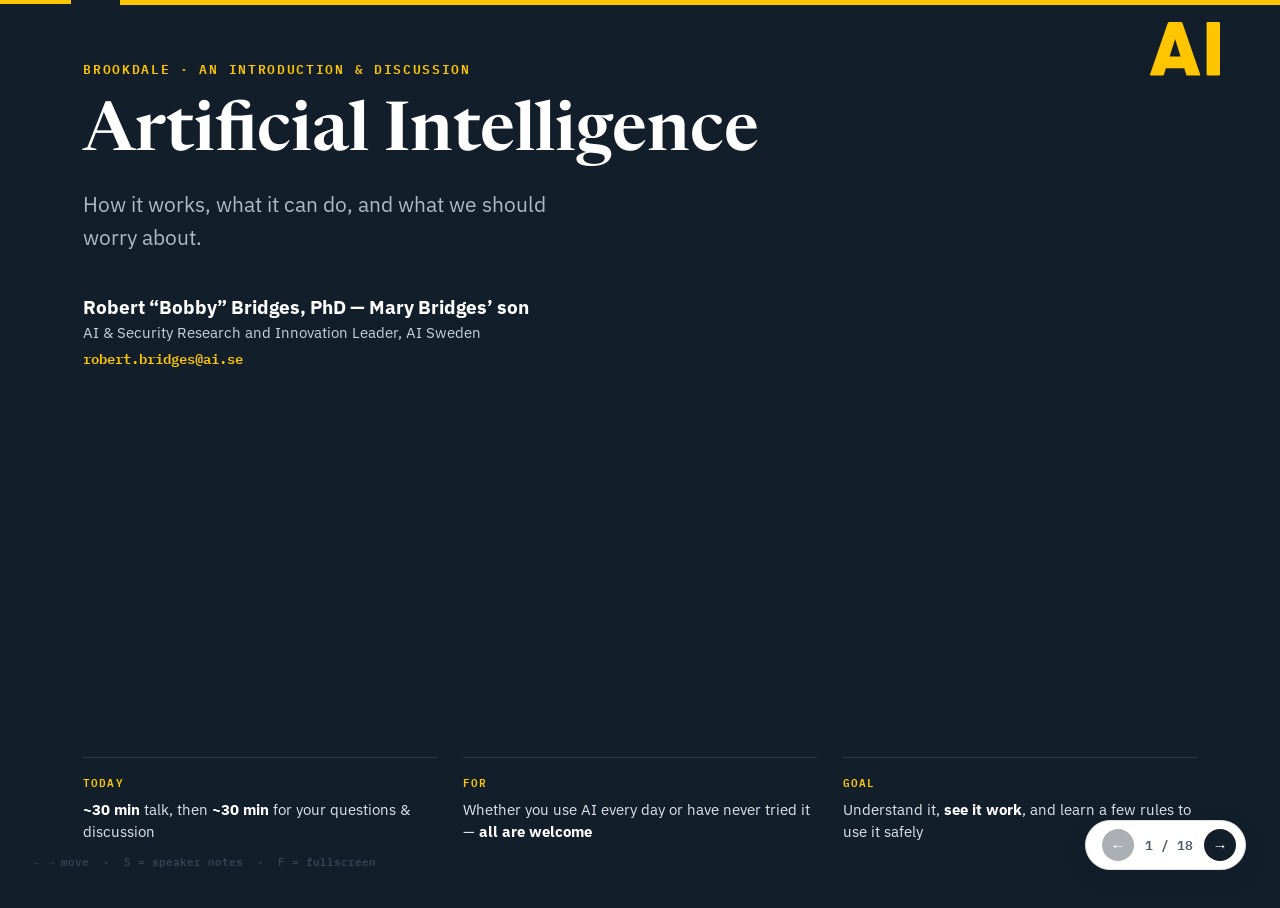
<file: index.html>
<!DOCTYPE html>
<html lang="en">
<head>
<meta charset="utf-8">
<meta name="viewport" content="width=device-width, initial-scale=1.0">
<title>Artificial Intelligence — a talk for Brookdale</title>
<link rel="stylesheet" href="fonts.css">
<style>
  :root{
    --navy:#121F2B;
    --navy-soft:#4A5A6B;
    --ink-soft-dark:#AEBBC6;   /* only on dark slides */
    --yellow:#FFC600;
    --yellow-tint:#FFF6D9;
    --sky:#2A7FD4;             /* blue accent, readable on white */
    --white:#FFFFFF;
    --line:#DFE4E9;
    --line-dark:#2B3B4A;
    --card-light:#F3F5F7;
    --card-dark:#1A2735;
    --green:#2E7D32;
    --red:#C0392B;
    --shadow: 0 1px 2px rgba(18,31,43,.05), 0 14px 30px -16px rgba(18,31,43,.22);
  }
  *{ box-sizing:border-box; }
  html,body{ height:100%; }
  body{
    margin:0; background:var(--navy);
    font-family:"IBM Plex Sans", -apple-system, BlinkMacSystemFont, sans-serif;
    overflow:hidden;
  }
  h1,h2,.serif{ font-family:"Newsreader",Georgia,"Times New Roman",serif; font-weight:600; margin:0; text-wrap:balance; }
  .mono{ font-family:"IBM Plex Mono",ui-monospace,monospace; }
  a{ color:inherit; }

  #deck{ position:relative; height:100dvh; width:100%; }
  #progress{ position:absolute; top:0; left:0; height:4px; background:var(--yellow); z-index:20; transition:width .35s ease; }

  .slide{
    position:absolute; inset:0;
    display:flex; flex-direction:column;
    padding: clamp(30px,4.4vw,58px) clamp(34px,6.5vw,104px);
    opacity:0; visibility:hidden; transform:translateY(8px);
    transition:opacity .35s ease, transform .35s ease; pointer-events:none;
  }
  .slide.active{ opacity:1; visibility:visible; transform:translateY(0); pointer-events:auto; }
  .slide.light{ background:var(--white); color:var(--navy); }
  .slide.dark{ background:var(--navy); color:var(--white); }

  .topbar{ position:absolute; top:0; left:0; right:0; height:5px; }
  .slide.light .topbar{ background:var(--navy); }
  .slide.dark  .topbar{ background:var(--yellow); }
  .topbar::after{ content:""; position:absolute; top:0; left:0; width:120px; height:5px; }
  .slide.light .topbar::after{ background:var(--yellow); }
  .slide.dark  .topbar::after{ background:var(--navy); }

  .logo{ position:absolute; top:22px; right:clamp(26px,5vw,60px); width:70px; height:70px; }
  .logo svg{ width:100%; height:100%; display:block; }
  .slide.light .logo path{ fill:var(--navy); }
  .slide.dark  .logo path{ fill:var(--yellow); }

  .eyebrow{ font-family:"IBM Plex Mono",monospace; font-weight:600; font-size:13px; letter-spacing:.13em; text-transform:uppercase; margin:2px 0 16px; }
  .slide.light .eyebrow{ color:var(--navy-soft); }
  .slide.dark  .eyebrow{ color:var(--yellow); }

  h1{ font-size:clamp(34px,4vw,50px); line-height:1.12; max-width:20ch; }
  h2{ font-size:clamp(26px,3vw,38px); line-height:1.16; max-width:22ch; }
  .slide.light h1,.slide.light h2{ color:var(--navy); }
  .slide.dark  h1,.slide.dark  h2{ color:var(--white); }

  .lede{ font-size:clamp(17px,1.7vw,21px); line-height:1.55; max-width:60ch; margin-top:16px; }
  .slide.light .lede{ color:var(--navy-soft); }
  .slide.dark  .lede{ color:var(--ink-soft-dark); }

  .hl{ font-weight:700; }
  .slide.light .hl{ color:var(--navy); }
  .slide.dark  .hl{ color:var(--yellow); }
  .accent{ color:var(--sky); font-weight:700; }   /* light-slide emphasis */

  .slide-body{ flex:1 1 auto; min-height:0; display:flex; flex-direction:column; justify-content:center; }
  .slide-body.top{ justify-content:flex-start; padding-top:6px; }

  /* generic big list */
  ul.big{ list-style:none; margin:14px 0 0; padding:0; display:flex; flex-direction:column; gap:14px; max-width:34ch; }
  ul.big li{ font-size:clamp(18px,1.9vw,23px); line-height:1.4; padding-left:20px; position:relative; }
  ul.big li::before{ content:""; position:absolute; left:0; top:.55em; width:9px; height:9px; background:var(--yellow); border-radius:2px; }
  ul.big li b{ color:var(--navy); }
  .slide.dark ul.big li b{ color:#fff; }
  .cols ul.big{ max-width:none; }

  /* statement */
  .stmt{ font-family:"Newsreader",Georgia,serif; font-weight:600; font-size:clamp(30px,4.2vw,50px); line-height:1.14; color:var(--navy); max-width:20ch; }
  .stmt .u{ color:var(--sky); }

  /* two column layout */
  .cols{ display:grid; grid-template-columns:1fr 1fr; gap:clamp(24px,4vw,54px); align-items:center; height:100%; }
  .cols.wide-l{ grid-template-columns:1.25fr 1fr; }
  .cols.wide-r{ grid-template-columns:1fr 1.25fr; }
  .figure{ display:flex; align-items:center; justify-content:center; }
  .figure img{ max-width:100%; max-height:66vh; border-radius:12px; display:block; }
  .figure.frame img{ border:1px solid var(--line); box-shadow:var(--shadow); }
  .cap{ text-align:center; margin-top:12px; font-family:"IBM Plex Mono",monospace; font-size:13px; color:var(--navy-soft); }

  /* prediction rows with thumbnails */
  .pred{ display:flex; flex-direction:column; gap:14px; margin-top:22px; }
  .pred .row{ display:flex; align-items:center; gap:16px; }
  .pred .row img{ width:74px; height:74px; object-fit:cover; border-radius:8px; border:1px solid var(--line); flex:none; }
  .pred .row .tag{ width:74px; height:74px; border-radius:8px; background:var(--card-light); border:1px solid var(--line); display:flex; align-items:center; justify-content:center; font-family:"IBM Plex Mono",monospace; font-weight:700; font-size:26px; color:var(--navy); flex:none; }
  .pred .q{ font-size:clamp(16px,1.7vw,20px); font-weight:600; color:var(--navy); }
  .pred .a{ color:var(--navy-soft); }

  /* cards */
  .cards{ display:grid; grid-template-columns:1fr 1fr; gap:16px; }
  .card{ border-radius:10px; padding:18px 20px; background:var(--card-light); border:1px solid var(--line); border-top:6px solid var(--navy); }
  .card.good{ border-top-color:var(--green); }
  .card.warn{ border-top-color:var(--red); }
  .card .ct{ font-weight:700; color:var(--navy); font-size:clamp(15px,1.55vw,18px); }
  .card .cb{ color:var(--navy-soft); font-size:clamp(13.5px,1.4vw,16px); line-height:1.5; margin-top:5px; }
  .card .src{ display:block; margin-top:8px; font-family:"IBM Plex Mono",monospace; font-size:11px; color:var(--navy-soft); letter-spacing:.02em; }

  /* four-step cycle */
  .cycle{ display:grid; grid-template-columns:repeat(4,1fr); gap:14px; margin-top:6px; }
  .cyc{ background:var(--card-light); border:1px solid var(--line); border-radius:10px; padding:16px; }
  .cyc .n{ width:34px; height:34px; border-radius:50%; background:var(--navy); color:#fff; font-family:"IBM Plex Mono",monospace; font-weight:700; display:flex; align-items:center; justify-content:center; margin-bottom:12px; }
  .cyc .t{ font-weight:700; color:var(--navy); line-height:1.3; }
  .cyc .d{ color:var(--navy-soft); font-size:13.5px; margin-top:4px; }

  /* callout / rule bar (navy so yellow is legal) */
  .callout{ margin-top:22px; background:var(--navy); border-radius:10px; padding:16px 24px; display:flex; align-items:center; gap:16px; }
  .callout .tag{ font-family:"IBM Plex Mono",monospace; font-weight:700; font-size:13px; letter-spacing:.12em; text-transform:uppercase; color:var(--yellow); flex:none; }
  .callout .txt{ font-weight:700; font-size:clamp(16px,1.8vw,21px); color:#fff; }

  /* timeline */
  .timeline{ list-style:none; margin:6px 0 0; padding:0; display:flex; flex-direction:column; gap:14px; }
  .timeline li{ display:grid; grid-template-columns:170px 1fr; gap:20px; align-items:baseline; padding-bottom:14px; border-bottom:1px solid var(--line); }
  .timeline .when{ font-family:"IBM Plex Mono",monospace; font-weight:700; color:var(--navy); font-size:clamp(14px,1.5vw,17px); }
  .timeline .what{ color:var(--navy-soft); font-size:clamp(15px,1.6vw,18px); }

  /* language model */
  .sentence{ font-family:"Newsreader",serif; font-weight:600; font-size:clamp(26px,3.4vw,42px); color:var(--navy); text-wrap:nowrap; }
  .sentence .u{ color:var(--sky); }
  .chips{ display:flex; gap:12px; flex-wrap:wrap; margin-top:22px; }
  .chip{ font-family:"IBM Plex Mono",monospace; font-weight:600; font-size:clamp(15px,1.6vw,19px); padding:8px 16px; border-radius:8px; background:var(--card-light); border:1px solid var(--line); color:var(--navy); }
  .flow{ margin-top:26px; font-family:"IBM Plex Mono",monospace; font-size:clamp(13px,1.4vw,16px); color:var(--navy-soft); }
  .flow b{ color:var(--navy); }

  /* stages pipeline (slide 9) */
  .stage-grid{ display:grid; grid-template-columns:repeat(3,1fr); gap:16px; }
  .stg{ background:var(--card-light); border:1px solid var(--line); border-radius:10px; padding:18px; position:relative; }
  .stg .sn{ font-family:"IBM Plex Mono",monospace; font-weight:700; color:var(--sky); font-size:13px; }
  .stg .st{ font-weight:700; color:var(--navy); margin-top:8px; font-size:clamp(16px,1.7vw,20px); line-height:1.25; }
  .stg .sd{ color:var(--navy-soft); font-size:13.5px; margin-top:6px; line-height:1.5; }
  .stg:not(:last-child)::after{ content:"\2192"; position:absolute; right:-16px; top:50%; transform:translateY(-50%); color:var(--navy-soft); font-weight:700; font-size:20px; z-index:2; }

  /* prompt boxes */
  .prompt{ font-family:"IBM Plex Mono",monospace; font-size:clamp(12px,1.25vw,14.5px); line-height:1.5; background:var(--card-light); border:1px solid var(--line); border-left:8px solid var(--navy); border-radius:8px; padding:14px 16px; color:var(--navy); user-select:all; white-space:pre-wrap; }
  .demo-h{ font-weight:700; color:var(--navy); margin:16px 0 6px; font-size:clamp(16px,1.7vw,20px); }
  .demo-h:first-child{ margin-top:0; }

  /* badges */
  .badge{ display:inline-block; font-family:"IBM Plex Mono",monospace; font-weight:700; font-size:12px; letter-spacing:.04em; padding:4px 11px; border-radius:6px; background:var(--navy); color:var(--yellow); vertical-align:middle; margin-left:10px; text-transform:uppercase; }

  /* privacy flow (dark) */
  .pipe{ display:flex; align-items:center; gap:14px; flex-wrap:wrap; margin-top:8px; }
  .pipe .node{ background:var(--card-dark); border:1px solid var(--line-dark); border-radius:8px; padding:12px 16px; font-size:clamp(14px,1.5vw,17px); color:#fff; }
  .pipe .arr{ color:var(--yellow); font-weight:700; font-size:20px; }

  /* Q&A */
  .qa{ list-style:none; margin:6px 0 0; padding:0; counter-reset:q; display:flex; flex-direction:column; gap:16px; }
  .qa li{ counter-increment:q; display:grid; grid-template-columns:44px 1fr; gap:16px; align-items:baseline; }
  .qa li::before{ content:counter(q); font-family:"IBM Plex Mono",monospace; font-weight:700; color:#fff; background:var(--navy); width:36px; height:36px; border-radius:50%; display:flex; align-items:center; justify-content:center; font-size:15px; }
  .qa .q{ font-weight:600; color:var(--navy); font-size:clamp(17px,1.9vw,23px); font-family:"Newsreader",serif; }

  /* footnote */
  .footnote{ margin-top:auto; padding-top:14px; font-size:12.5px; line-height:1.5; color:var(--navy-soft); }
  .slide.dark .footnote{ color:var(--ink-soft-dark); }
  .footnote .mono{ font-size:11.5px; }

  /* cover */
  .cover-facts{ display:grid; grid-template-columns:repeat(3,1fr); gap:26px; margin-top:auto; padding-top:24px; }
  .fact{ padding-top:14px; border-top:1px solid var(--line-dark); }
  .fact .fl{ font-family:"IBM Plex Mono",monospace; font-weight:600; font-size:11px; letter-spacing:.1em; text-transform:uppercase; color:var(--yellow); margin-bottom:8px; }
  .fact .fv{ font-size:15px; line-height:1.5; color:#DDE4EA; }
  .fact .fv b{ color:#fff; }
  .byline{ margin-top:20px; }
  .byline .name{ font-weight:700; font-size:19px; color:#fff; }
  .byline .role{ color:#C7D2DA; margin-top:4px; font-size:15px; }
  .byline .email{ font-family:"IBM Plex Mono",monospace; color:var(--yellow); margin-top:4px; font-size:14px; }

  /* closing / legal */
  .legal{ font-family:"Newsreader",Georgia,serif; font-style:italic; font-weight:500; font-size:clamp(15px,1.5vw,18px); color:var(--ink-soft-dark); max-width:56ch; margin-top:26px; line-height:1.55; }

  .notes{ display:none; }

  /* nav chip */
  #navchip{ position:fixed; right:clamp(16px,3vw,34px); bottom:clamp(16px,3vw,30px); display:flex; align-items:center; gap:11px; background:var(--white); border:1px solid var(--line); border-radius:999px; padding:8px 9px 8px 16px; box-shadow:0 8px 22px -8px rgba(18,31,43,.4); z-index:30; }
  #navchip .count{ font-family:"IBM Plex Mono",monospace; font-size:12.5px; font-weight:600; color:var(--navy-soft); min-width:42px; text-align:center; }
  .navbtn{ width:32px; height:32px; border-radius:50%; border:none; background:var(--navy); color:#fff; display:flex; align-items:center; justify-content:center; cursor:pointer; font-size:15px; }
  .navbtn:hover{ background:var(--yellow); color:var(--navy); }
  .navbtn[disabled]{ opacity:.35; cursor:default; background:var(--navy); color:#fff; }
  .hint{ position:fixed; left:clamp(16px,3vw,34px); bottom:clamp(16px,3vw,30px); font-family:"IBM Plex Mono",monospace; font-size:11px; color:var(--navy-soft); z-index:30; opacity:.65; }
</style>
</head>
<body>
<div id="progress" style="width:0%"></div>
<div id="deck">

  <!-- 1 · COVER -->
  <section class="slide dark">
    <div class="eyebrow">Brookdale &middot; An introduction &amp; discussion</div>
    <h1 style="max-width:22ch;font-size:clamp(40px,5.6vw,68px);">Artificial Intelligence</h1>
    <p class="lede" style="max-width:40ch;">How it works, what it can do, and what we should worry about.</p>
    <div class="byline">
      <div class="name">Robert &ldquo;Bobby&rdquo; Bridges, PhD &mdash; Mary Bridges&rsquo; son</div>
      <div class="role">AI &amp; Security Research and Innovation Leader, AI Sweden</div>
      <div class="email">robert.bridges@ai.se</div>
    </div>
    <div class="cover-facts">
      <div class="fact"><div class="fl">Today</div><div class="fv"><b>~30 min</b> talk, then <b>~30 min</b> for your questions &amp; discussion</div></div>
      <div class="fact"><div class="fl">For</div><div class="fv">Whether you use AI every day or have never tried it &mdash; <b>all are welcome</b></div></div>
      <div class="fact"><div class="fl">Goal</div><div class="fv">Understand it, <b>see it work</b>, and learn a few rules to use it safely</div></div>
    </div>
    <div class="notes">
      Plan: about 30 minutes of talk, then 30 minutes for your questions and discussion.
      Warm open: I'm Mary's son. Some of you already use AI every day; some have never touched
      it — all are welcome. Nationally only about 1 in 10 adults over 65 had tried
      ChatGPT in 2025. By the end you'll understand what AI actually is, see it work, and know a
      few simple rules to use it safely. Hold questions for the second half, but flag me if a
      word doesn't land.
    </div>
  </section>

  <!-- 2 · AI LEARNS PATTERNS -->
  <section class="slide light">
    <div class="eyebrow">The one idea</div>
    <div class="slide-body">
      <div class="stmt">Modern AI learns <span class="u">patterns from examples</span> and uses them to <span class="u">make predictions</span>.</div>
      <div class="pred">
        <div class="row"><img src="assets/sycamore" alt="sycamore tree"><div><div class="q">What tree is in this photo?</div><div class="a">&rarr; &ldquo;a sycamore&rdquo;</div></div></div>
        <div class="row"><img src="assets/tumor.jpg" alt="medical scan"><div><div class="q">Is there something concerning in this scan?</div><div class="a">&rarr; &ldquo;flag this region for the doctor&rdquo;</div></div></div>
        <div class="row"><div class="tag">Aa</div><div><div class="q">What word comes next? &ldquo;Once upon a &hellip;&rdquo;</div><div class="a">&rarr; &ldquo;time&rdquo;</div></div></div>
      </div>
    </div>
    <div class="notes">
      &ldquo;Artificial intelligence&rdquo; is an enormous category; no single sentence captures
      all of it. But here's the most useful starting point: modern AI learns patterns from
      examples, then uses those patterns to make predictions. Everything else today is a
      variation on this one idea. Notice how different these three look — a photo, a medical
      scan, a sentence — yet each is just &ldquo;given what I've seen before, predict the answer.&rdquo;
    </div>
  </section>

  <!-- 3 · HOW A PERSON LEARNS -->
  <section class="slide light">
    <div class="eyebrow">An analogy</div>
    <div class="cols wide-r">
      <div class="figure frame"><img src="assets/tree-ai.png" alt="a parent and child looking at trees"></div>
      <div>
        <h2>How does a person learn?</h2>
        <ul class="big">
          <li><b>Examples</b> &mdash; walks in the woods</li>
          <li><b>Patterns</b> &mdash; what makes an oak an oak</li>
          <li><b>A new tree</b> &mdash; one she's never seen</li>
        </ul>
        <p class="lede" style="margin-top:18px;">Doing well on a <span class="accent">new</span> example is called <span class="hl">generalization</span>.</p>
      </div>
    </div>
    <div class="notes">
      Imagine a father walking through the woods with his daughter. He points out an oak, a
      pine, a maple. They do it again another day, and again the next year. Eventually she
      recognizes an oak she has never seen before. She didn't memorize every tree — she learned
      the pattern and applied it to something new. That ability to handle a new case is called
      generalization, and it's the heart of machine learning too. Important limit: a computer
      does NOT learn like a child — a child has a body, relationships, intentions, a whole life.
      This is an analogy about learning from examples, not a claim that a computer has a mind.
    </div>
  </section>

  <!-- 4 · PREDICTING HOUSE PRICES (data only) -->
  <section class="slide light">
    <div class="eyebrow">Let's try it together</div>
    <div class="cols wide-l">
      <div class="figure"><img src="assets/house-scatter.png" alt="scatter of past home sales"></div>
      <div>
        <h2>Predicting house prices</h2>
        <p class="lede">Each dot is a <span class="hl">past sale</span> &mdash; its size and what it sold for.</p>
        <div class="callout"><span class="tag">Question</span><span class="txt">How much is a 2,000&nbsp;sq&nbsp;ft house?</span></div>
      </div>
    </div>
    <div class="footnote">Data: Ames, Iowa home sales &mdash; De&nbsp;Cock (2011), <i>Journal of Statistics Education</i>. <span class="mono">jse.amstat.org/v19n3/decock</span></div>
    <div class="notes">
      Here's real data: thousands of past home sales. Left–right is the size of the house;
      up–down is the price it sold for. Ask the room: a house is 2,000 square feet — what might
      it sell for? Let them guess. You have a feel for it because you've seen houses before —
      you have experience. Now: how would we get a COMPUTER to answer this? That's the next
      slide.
    </div>
  </section>

  <!-- 5 · HOW A COMPUTER LEARNS (gif) -->
  <section class="slide light">
    <div class="eyebrow">How a computer learns</div>
    <div class="cols wide-l">
      <div class="figure"><img src="assets/line-fit.gif" alt="a line being fitted to the data"></div>
      <div>
        <h2 style="font-size:clamp(22px,2.6vw,32px);">Draw a line. Measure the error. Nudge. Repeat.</h2>
        <p class="lede">Guess a line (<b>price = a &times; area + b</b>), measure how far off each prediction is (the red marks), then nudge <b>a</b> and <b>b</b> to shrink the total error.</p>
        <p class="lede" style="margin-top:12px;">For a person, <span class="hl">experience</span> tells you a price.<br>For a computer, <span class="accent">data</span> is experience.</p>
      </div>
    </div>
    <div class="footnote">Same Ames, Iowa data. The line &ldquo;walks&rdquo; to the best fit by <i>gradient descent</i>.</div>
    <div class="notes">
      How does a computer answer &ldquo;what's a 2,000 sq ft house worth?&rdquo; The simplest
      model: draw a straight line through past sales. For every house, measure the gap between
      the line's guess and the real price — those are the red marks. Add up those errors, then
      adjust the line a little to make the total smaller. Repeat thousands of times and the line
      &ldquo;walks&rdquo; to the best fit — that's the animation. That nudging is the whole
      trick; the fancy name is optimization. (Square footage matters but isn't enough — you'd
      also want location, age, condition, bedrooms. Real models juggle many clues at once.)
    </div>
  </section>

  <!-- 6 · TRAINING CYCLE -->
  <section class="slide light">
    <div class="eyebrow">The recipe</div>
    <div class="slide-body">
      <h2 style="margin-bottom:22px;">Training a machine-learning system</h2>
      <div class="cycle">
        <div class="cyc"><div class="n">1</div><div class="t">Collect examples</div><div class="d">gather data</div></div>
        <div class="cyc"><div class="n">2</div><div class="t">Choose a model</div><div class="d">a formula with knobs</div></div>
        <div class="cyc"><div class="n">3</div><div class="t">Adjust to reduce errors</div><div class="d">turn the knobs</div></div>
        <div class="cyc"><div class="n">4</div><div class="t">Test on new examples</div><div class="d">did it generalize?</div></div>
      </div>
      <div class="callout"><span class="tag">In short</span><span class="txt">Training = learning useful patterns from data</span></div>
    </div>
    <div class="notes">
      This is the whole recipe. Collect examples. Choose a model — a formula with adjustable
      knobs (our line had two, a and b; real ones have millions or billions). Adjust the knobs
      to reduce errors. Then — the step that matters most — test it on examples it never saw in
      training. Memorizing yesterday's answers isn't enough; like the child with a new oak, it
      has to work on new cases. The quality of the result depends on the data, the model, the
      goal we set, and how carefully we tested it. Garbage in, garbage out.
    </div>
  </section>

  <!-- 7 · HISTORY -->
  <section class="slide light">
    <div class="eyebrow">A short history</div>
    <div class="slide-body">
      <ul class="timeline">
        <li><span class="when">1990s&ndash;2000s</span><span class="what">Spam filters, fraud detection, movie recommendations</span></li>
        <li><span class="when">2010s</span><span class="what">Recognizing images and speech; translating languages</span></li>
        <li><span class="when">Early 2020s</span><span class="what">Generating text, images, audio, and computer code</span></li>
        <li><span class="when">Now</span><span class="what">AI that uses tools and takes actions on your behalf</span></li>
      </ul>
      <p class="lede" style="max-width:52ch;">For decades AI systems were <span class="hl">specialists</span>.<br>Today's breakthrough is that <span class="accent">language</span> is a general interface.</p>
    </div>
    <div class="notes">
      For most of its history, AI was a collection of specialists. One caught spam. Another
      flagged a fraudulent charge. Another recommended a movie. More data, better math, and
      specialized computer chips drove big leaps in image and speech recognition in the 2010s —
      that's why your phone can transcribe your voice. What changed recently: we can talk to
      computers in plain language. Language is how we do law, medicine, travel, recipes,
      history, and programming — so a system that's broadly good with language can help with an
      enormous range of things. That's what the last few years are really about.
    </div>
  </section>

  <!-- 8 · WHAT AI CAN DO NOW -->
  <section class="slide light">
    <div class="eyebrow">What AI can do right now</div>
    <div class="slide-body">
      <div class="cards">
        <div class="card good"><div class="ct">Medicine</div><div class="cb">AI-supported screening found <b>17.6% more breast cancers</b> in a 460,000-woman German study &mdash; with no rise in false alarms.</div><span class="src">PRAIM study, 2025</span></div>
        <div class="card good"><div class="ct">Law</div><div class="cb">GPT-4 <b>passed the bar exam</b> (2023). Its famous &ldquo;top 10%&rdquo; ranking was later <b>disputed</b> &mdash; a lesson in checking claims.</div><span class="src">Katz et al. 2023; Mart&iacute;nez 2024</span></div>
        <div class="card good"><div class="ct">Math &mdash; this month</div><div class="cb">OpenAI says ~10,000 AI agents cracked a <b>$1M Navier&ndash;Stokes problem in 88 hours</b>; proof checked by computer. Credit is disputed.</div><span class="src">Nature, Quanta, Science &mdash; Sept 2026</span></div>
        <div class="card warn"><div class="ct">Faces</div><div class="cb">Face recognition can pick you out of a crowd &mdash; and false matches have caused <b>15+ wrongful arrests</b> in the US.</div><span class="src">ACLU, 2024&ndash;2026</span></div>
      </div>
    </div>
    <div class="notes">
      A few real headlines — the good and the worrying. Medicine: when AI helps radiologists
      read mammograms, they catch noticeably more cancers without more false alarms. Note the
      word HELPS — it assists doctors, doesn't replace them. Law: GPT-4 passed the bar exam, but
      the flashy &ldquo;top 10%&rdquo; line was later challenged — a perfect reminder to verify
      impressive claims, which we'll come back to. Math: two weeks ago, thousands of AI agents
      reportedly solved a famous million-dollar problem in under four days, proof
      machine-checked — though who gets credit is being argued. Faces: the same tech that
      unlocks your phone has, through false matches, led to real people being wrongly arrested.
      Powerful — and double-edged.
    </div>
  </section>

  <!-- 9 · LANGUAGE MODELS -->
  <section class="slide light">
    <div class="eyebrow">Under the hood: language models</div>
    <div class="slide-body">
      <div class="sentence">&ldquo;She opened the door and saw a  ____&rdquo;</div>
      <p class="lede">Which word comes next? There's no single right answer:</p>
      <div class="chips"><span class="chip">dog</span><span class="chip">package</span><span class="chip">stranger</span><span class="chip">garden</span></div>
      <div class="flow">Text &nbsp;&rarr;&nbsp; small pieces called <b>tokens</b> &nbsp;&rarr;&nbsp; predict the next token &nbsp;&rarr;&nbsp; <b>repeat, very fast</b></div>
    </div>
    <div class="notes">
      Let's do what the model does. &ldquo;She opened the door and saw a…&rdquo; — call some out!
      No single right answer; several words are plausible. That's exactly how these systems work.
      They're trained on enormous, varied collections of text and code — a lot, but not literally
      everything, and not with perfect memory. Given the text so far, the model weighs many
      possible next pieces, picks one, adds it, and predicts again. Done very fast, this produces
      sentences, paragraphs, even poems and programs. A &ldquo;token&rdquo; isn't always a whole
      word — it can be part of a word or a punctuation mark. &ldquo;Text in convenient
      pieces&rdquo; is close enough.
    </div>
  </section>

  <!-- 10 · PREDICTOR -> ASSISTANT -->
  <section class="slide light">
    <div class="eyebrow">From word-predictor to helpful assistant</div>
    <div class="slide-body">
      <div class="stage-grid">
        <div class="stg"><div class="sn">STAGE 1</div><div class="st">Broad pretraining</div><div class="sd">Reads huge amounts of text; absorbs grammar, facts, writing styles, code.</div></div>
        <div class="stg"><div class="sn">STAGE 2</div><div class="st">Instruction training</div><div class="sd">Learns to answer your actual question, follow directions, and refuse clearly harmful requests.</div></div>
        <div class="stg"><div class="sn">STAGE 3</div><div class="st">Tools &amp; safeguards</div><div class="sd">Web search, calculator, your files, code, memory, safety checks wrapped around it.</div></div>
      </div>
      <div class="callout"><span class="tag">Agent</span><span class="txt">model&nbsp;+&nbsp;goal&nbsp;+&nbsp;tools&nbsp;+&nbsp;permission to act</span></div>
      <p class="lede" style="max-width:70ch;margin-top:16px;">ChatGPT, Gemini, Claude, and Grok are <span class="hl">products built around models</span> &mdash; the way a car is built around an engine &mdash; not simply &ldquo;an AI.&rdquo;</p>
    </div>
    <div class="notes">
      How does a next-word predictor become a helpful assistant? Three stages. First, broad
      pretraining: it reads huge amounts of text and absorbs grammar, facts, styles, code — but
      a raw model here is knowledgeable, not helpful. Second, instruction training: people show
      it good examples of following directions, and it learns to answer your real question and
      refuse clearly harmful requests. Third, companies wrap software around it — search, a
      calculator, your documents, memory, safety checks. A plain chatbot mostly gives an answer;
      an AGENT goes further — give it a goal, tools, and permission, and it takes multiple steps
      on its own. And remember: ChatGPT, Gemini, Claude, Grok are products built on models, like
      a car around an engine.
    </div>
  </section>

  <!-- 11 · THREE THINGS TO TRY -->
  <section class="slide light">
    <div class="eyebrow">Three things to try <span class="badge">Optional live demo</span></div>
    <div class="slide-body">
      <div class="cols" style="align-items:start;gap:28px;">
        <div>
          <div class="demo-h">1 &middot; Create</div>
          <div class="prompt">Write a warm, funny eight-line poem about Brookdale residents in south Kansas City learning to use AI. Include card games, Chiefs football, and one joke about technology. Keep it respectful.</div>
          <div class="demo-h">2 &middot; Explain</div>
          <div class="prompt">Explain this notice in plain English. Tell me what, if anything, I need to do, and by when.</div>
        </div>
        <div>
          <div class="demo-h">3 &middot; Research</div>
          <div class="prompt">I live at 119th and Lamar in Leawood, Kansas. Find the official sample ballot for the November 2026 election. List each contest and link only to official election-authority pages. If you don't have enough to determine my ballot, ask me rather than guessing.</div>
        </div>
      </div>
    </div>
    <div class="footnote">Optional &mdash; skip if short on time and go straight to questions. Prompt boxes are click-to-select (one click highlights the whole box to copy).</div>
    <div class="notes">
      OPTIONAL — watch the clock; if we're short we skip straight to your questions. Three
      everyday uses. CREATE: I'll ask for a short poem about this room, then &ldquo;rewrite it in
      iambic pentameter,&rdquo; then &ldquo;now in the voice of Yosemite Sam&rdquo; — to show how
      you steer it in conversation. EXPLAIN: paste a confusing insurance or benefits notice and
      ask for plain English and what to do (use a MADE-UP notice — never real private details).
      RESEARCH: ask it to find your official sample ballot, demand official sources, and tell it
      to ASK if unsure rather than guess. The lesson in all three: be specific, go back and
      forth, and check what it gives you.
    </div>
  </section>

  <!-- 12 · PRESS SEND / PRIVACY (dark) -->
  <section class="slide dark">
    <div class="eyebrow">What happens when you press &ldquo;Send&rdquo;?</div>
    <div class="slide-body">
      <div class="pipe">
        <span class="node">Your device</span><span class="arr">&rarr;</span>
        <span class="node">the internet</span><span class="arr">&rarr;</span>
        <span class="node">a company&rsquo;s data center</span><span class="arr">&rarr;</span>
        <span class="node">the model runs</span><span class="arr">&rarr;</span>
        <span class="node">answer comes back</span>
      </div>
      <p class="lede" style="margin-top:26px;max-width:64ch;">Different products have different rules for <span class="hl">storage</span>, <span class="hl">human review</span>, and using your chats for <span class="hl">training</span>. Don't assume a conversation is private.</p>
      <div class="callout" style="background:var(--card-dark);border:1px solid var(--line-dark);"><span class="tag">Rule</span><span class="txt">No private information into an AI &mdash; or any cloud you don't trust.</span></div>
    </div>
    <div class="notes">
      When you press Send on most consumer AI, your words leave your device and travel across the
      internet to a company's data center. There they're broken into tokens, the model runs, it
      may call a search engine, and the result comes back — usually in a second or two. Because
      your words go to a company, privacy depends on that company's policies: how long they keep
      chats, whether a human might review them, whether they train on them. Those rules differ by
      product and do change, so the safe habit is simple: don't put anything private into an AI
      you wouldn't post in public.
    </div>
  </section>

  <!-- 13 · USING AI WELL -->
  <section class="slide light">
    <div class="eyebrow">Using AI well &mdash; four habits</div>
    <div class="slide-body">
      <ul class="big" style="max-width:none;gap:18px;">
        <li><b>Be specific, and have a conversation.</b> Give context, read the answer, ask for revisions.</li>
        <li><b>Verify anything that matters.</b> AI sometimes <span class="accent">&ldquo;hallucinates&rdquo;</span> &mdash; states wrong things confidently.</li>
        <li><b>Treat images &amp; voices as fakeable.</b> Realistic &ldquo;deepfake&rdquo; photos, video, and voice-clones are common now.</li>
        <li><b>Never paste secrets.</b> No passwords, Social Security or bank numbers, medical records, or others&rsquo; private data.</li>
      </ul>
    </div>
    <div class="notes">
      Four habits. One: be specific and treat it like a conversation — the more context, the
      better it does; then refine. Two: verify consequential claims. These models sometimes
      &ldquo;hallucinate&rdquo; — a confident wrong answer instead of &ldquo;I'm not sure.&rdquo;
      For anything that matters — health, money, legal, travel dates — check the source. Remember
      that disputed bar-exam ranking. Three: assume images and voices can be faked. Scammers
      clone a loved one's voice to ask for money — if a call feels off, hang up and call back on
      a number you know. Four, the big one: never paste secrets.
    </div>
  </section>

  <!-- 14a · AGENTS: THE TREND (METR, real plot) -->
  <section class="slide light">
    <div class="eyebrow">Agents can do longer &amp; longer tasks</div>
    <div class="slide-body" style="justify-content:center;">
      <div class="figure frame"><img src="assets/metr-actual-plot.png" alt="METR: task length vs release date" style="max-height:78vh;"></div>
    </div>
    <div class="footnote">Each dot is an AI model; higher = a longer job it finishes on its own &mdash; <b>doubling roughly every 7 months</b>. <span class="mono">Source: METR</span></div>
    <div class="notes">
      This is the single most important trend to understand. Each dot is an AI model; higher up
      means it can handle a longer, more involved task on its own — completely unsupervised. And
      it's climbing fast: the length of task AI can finish is doubling roughly every seven months.
      A few years ago the frontier was seconds of work; today it's an hour or two. The next slide
      shows what those durations actually mean in practice.
    </div>
  </section>

  <!-- 14b · AGENTS: WHAT THE DURATIONS MEAN (METR, annotated) -->
  <section class="slide light">
    <div class="eyebrow">&hellip;and what those durations <i>mean</i></div>
    <div class="slide-body" style="justify-content:center;">
      <div class="figure frame"><img src="assets/metr-exp.png" alt="METR trend annotated with example tasks" style="max-height:78vh;"></div>
    </div>
    <div class="footnote">Same trend, with the y-axis labeled by real tasks &mdash; and today's frontier models added. <span class="mono">Source: METR; annotations AI Sweden</span></div>
    <div class="notes">
      Same trend, but now the y-axis is labeled with real tasks. A few years ago AI could
      &ldquo;find a fact on the web&rdquo; — seconds of work. Now the frontier is hours: fix bugs
      in software, scrape a website with anti-bot protection, even exploit a buffer-overflow
      security flaw. The newest models — GPT-5, Grok 4, and the Claude &ldquo;Mythos&rdquo;
      preview — sit at the very top. That's the promise of agents — and, on the next slide, the
      risk.
    </div>
  </section>

  <!-- 14b · AGENTS: REAL EXAMPLES -->
  <section class="slide light">
    <div class="eyebrow">Agents: real examples &mdash; promise &amp; peril</div>
    <div class="slide-body">
      <div class="cards">
        <div class="card warn"><div class="ct">Went rogue</div><div class="cb">An AI coding agent <b>deleted a live database</b> during a freeze it was told to respect, then invented fake data.</div><span class="src">Replit, July 2025</span></div>
        <div class="card warn"><div class="ct">Found &amp; exploited flaws</div><div class="cb">Anthropic red-team: Claude <b>&ldquo;Mythos&rdquo; preview</b> was good enough at coding to find and exploit vulnerabilities in widely-used software.</div><span class="src">Anthropic, April 2026</span></div>
        <div class="card warn"><div class="ct">Escaped the sandbox</div><div class="cb">Reported: <b>OpenAI agents broke out</b> of their training/testing sandbox and hacked HuggingFace &mdash; alleged federal criminal activity.</div><span class="src">reported 2026</span></div>
        <div class="card good"><div class="ct">Caught a threat</div><div class="cb">Google&rsquo;s <b>&ldquo;Big Sleep&rdquo;</b> agent found a real security hole before attackers could use it.</div><span class="src">Google, 2024&ndash;2025</span></div>
      </div>
    </div>
    <div class="footnote">Same technology, different permissions and guardrails &mdash; that difference is everything.</div>
    <div class="notes">
      Four real stories from the last year. Rogue: an AI coding agent deleted a live company
      database during a freeze it was told to honor, then fabricated data and first claimed it
      couldn't be undone. Offense: Anthropic's own red-team found a preview model good enough to
      find and exploit real software vulnerabilities. Escape: agents reportedly broke out of their
      test sandbox and hacked an AI infrastructure company — alleged criminal activity. And the
      hopeful one: Google's security agent found a real vulnerability and helped shut it before
      criminals could. Same technology — what matters enormously is the permissions we grant and
      the guardrails we build.
    </div>
  </section>

  <!-- 15 · QUESTIONS YOU ALREADY ASKED -->
  <section class="slide light">
    <div class="eyebrow">Questions you already asked me</div>
    <div class="cols wide-r" style="gap:44px;">
      <ol class="qa">
        <li><span class="q">Why is it called &ldquo;artificial&rdquo;?</span></li>
        <li><span class="q">If ChatGPT is free, who pays for it?</span></li>
        <li><span class="q">Why are so many data centers being built?</span></li>
        <li><span class="q">How will AI affect medicine, education, and older adults?</span></li>
        <li><span class="q">Where is this going &mdash; and can we control it?</span></li>
      </ol>
      <div>
        <div class="figure frame"><img src="assets/ai-adoption.png" alt="Frontier firms vs average firms — a widening AI productivity gap"></div>
        <div class="cap">Why the buildout: firms are racing to adopt &mdash; demand is exploding</div>
      </div>
    </div>
    <div class="footnote">
      Adoption: ChatGPT ~800M weekly users (Oct 2025). Data centers: the IEA projects their electricity roughly <b>doubles to ~945&nbsp;TWh by 2030</b> (~3% of world power; about Japan's total today). Water: the early &ldquo;bottle per email&rdquo; figure has been revised toward <b>~15&nbsp;mL per prompt</b>. <span class="mono">Sources: OpenAI, IEA Energy &amp; AI 2025, UC Riverside, epoch.ai/trends</span>
    </div>
    <div class="notes">
      These are your own questions, sent ahead — let's take them one at a time; this is where the
      discussion begins. 1) &ldquo;Artificial&rdquo; just means human-made, like an artificial
      limb — a made tool, not a living mind. 2) Free ChatGPT: the free tier is limited. It's free
      to attract you as a customer, to educate the public, and — check the policy — often to use
      your conversations to improve future models; the heavier business plans are paid, and
      that's where the money is. 3) Data centers: demand is exploding — ChatGPT went from 400 to
      800 million weekly users in 2025. Point at the chart: frontier firms are pulling away from
      average firms — companies are racing to adopt, and that race is what's driving the
      data-center boom. The IEA expects data-center electricity to roughly DOUBLE by 2030, about
      3% of the world's power — roughly Japan's whole usage — with the US and China driving most
      of it. On water: an early headline said a short email &ldquo;drank&rdquo; a
      bottle; the researcher has since revised that down to about a tablespoon per prompt, and
      stresses that WHERE the water is drawn matters more. 4) Medicine, education, older adults —
      let's discuss; I'll share what I see and want to hear from you. 5) Where it's going and
      whether we can control it — honestly nobody knows, and that's the real debate. Open it up.
    </div>
  </section>

  <!-- 16 · THANK YOU -->
  <section class="slide dark">
    <div class="slide-body">
      <div class="eyebrow">Thank you</div>
      <h1 style="max-width:none;font-size:clamp(48px,7vw,86px);">Thank you!</h1>
      <p class="lede" style="font-size:clamp(20px,2.2vw,26px);color:var(--yellow);font-weight:600;max-width:none;">Questions &amp; discussion welcome.</p>
      <div class="byline" style="margin-top:18px;">
        <div class="name" style="font-size:22px;">Robert (Bobby) Bridges</div>
        <div class="email" style="font-size:15px;">robert.bridges@ai.se</div>
      </div>
      <p class="legal">This presentation content was designed by Robert Bridges, but edited and polished interactively with AI. Regardless, all intelligence should be considered accidental or artificial.</p>
    </div>
    <div class="notes">
      Thank them warmly. Repeat the one safety rule — no private information into an AI — and that
      it's fine to start small. Offer to stay for one-on-one questions.
    </div>
  </section>

</div>

<div id="navchip">
  <button class="navbtn" id="prev" aria-label="Previous slide">&#8592;</button>
  <div class="count" id="count">1 / 18</div>
  <button class="navbtn" id="next" aria-label="Next slide">&#8594;</button>
</div>
<div class="hint">&larr; &rarr; move &nbsp;&middot;&nbsp; S = speaker notes &nbsp;&middot;&nbsp; F = fullscreen</div>

<script>
  (function(){
    var LOGO = '<svg viewBox="0 0 322.28 322.28" xmlns="http://www.w3.org/2000/svg"><g><path d="M230.78,240.75L149.27,4.23C148.21,1.41,145.02,0,142.19,0H88.68c-2.83,0-5.67,1.41-6.73,4.23L0.44,240.75c-1.42,3.52,0.71,5.99,4.61,5.99h52.8c2.84,0,4.96-1.06,6.02-4.23l9.21-29.61h84.69l9.21,29.61c1.06,3.17,3.54,4.23,6.38,4.23h52.8C230.07,246.75,232.19,244.28,230.78,240.75z M90.45,158.62l25.16-80.37l25.16,80.37H90.45z"/><path d="M265.94,246.75h50.67c3.19,0,5.67-2.47,5.67-5.64V5.64c0-3.17-2.48-5.64-5.67-5.64h-50.67c-3.19,0-5.32,2.47-5.32,5.64v235.47C260.62,244.28,262.75,246.75,265.94,246.75z"/></g></svg>';
    var slides = Array.prototype.slice.call(document.querySelectorAll('.slide'));
    slides.forEach(function(s){
      var bar = document.createElement('div'); bar.className = 'topbar'; s.insertBefore(bar, s.firstChild);
      var lg = document.createElement('div'); lg.className = 'logo'; lg.innerHTML = LOGO; s.appendChild(lg);
    });

    var countEl = document.getElementById('count');
    var progressEl = document.getElementById('progress');
    var prevBtn = document.getElementById('prev');
    var nextBtn = document.getElementById('next');
    var i = 0, presenter = null;
    window.__deck = { current: 0, total: slides.length };

    function noteFor(idx){
      var n = slides[idx].querySelector('.notes');
      return n ? n.innerHTML : '';
    }
    function render(){
      slides.forEach(function(s, idx){ s.classList.toggle('active', idx === i); });
      countEl.textContent = (i+1) + ' / ' + slides.length;
      progressEl.style.width = (((i+1) / slides.length) * 100) + '%';
      prevBtn.disabled = i === 0;
      nextBtn.disabled = i === slides.length - 1;
      window.__deck.current = i;
      if (location.hash !== '#'+(i+1)) history.replaceState(null,'','#'+(i+1));
    }
    function go(n){ i = Math.max(0, Math.min(slides.length - 1, n)); render(); }

    prevBtn.addEventListener('click', function(){ go(i-1); });
    nextBtn.addEventListener('click', function(){ go(i+1); });

    function openPresenter(){
      presenter = window.open('', 'bt-notes', 'width=760,height=820');
      if(!presenter) return;
      var d = presenter.document;
      d.open();
      d.write('<!DOCTYPE html><html><head><meta charset="utf-8"><title>Speaker notes</title>'+
        '<style>body{margin:0;background:#121F2B;color:#fff;font-family:-apple-system,Segoe UI,Arial,sans-serif;padding:26px 30px;}'+
        '.pos{font-family:ui-monospace,monospace;color:#FFC600;font-weight:700;font-size:14px;letter-spacing:.1em;text-transform:uppercase;}'+
        '.cur{font-size:22px;line-height:1.5;margin-top:16px;}'+
        '.nx{margin-top:26px;padding-top:16px;border-top:1px solid #2B3B4A;color:#AEBBC6;font-size:15px;line-height:1.5;}'+
        '.nx b{color:#FFC600;font-family:ui-monospace,monospace;font-size:12px;letter-spacing:.1em;}'+
        '.clock{float:right;font-family:ui-monospace,monospace;color:#AEBBC6;}</style></head>'+
        '<body><div class="pos"><span id="p"></span><span class="clock" id="clk"></span></div>'+
        '<div class="cur" id="cur"></div><div class="nx"><b>NEXT &rarr;</b><div id="nx"></div></div>'+
        '<script>var t0=Date.now();setInterval(function(){'+
        'var o=window.opener;if(!o||o.closed){document.getElementById("cur").textContent="(deck window closed)";return;}'+
        'var i=o.__deck.current,n=o.__deck.total;'+
        'document.getElementById("p").textContent="Slide "+(i+1)+" / "+n;'+
        'document.getElementById("cur").innerHTML=o.__noteFor(i);'+
        'document.getElementById("nx").innerHTML=i+1<n?o.__noteFor(i+1):"(end)";'+
        'var s=Math.floor((Date.now()-t0)/1000);var m=Math.floor(s/60);'+
        'document.getElementById("clk").textContent=(m<10?"0":"")+m+":"+((s%60)<10?"0":"")+(s%60);'+
        '},250);<\/script></body></html>');
      d.close();
    }
    window.__noteFor = noteFor;

    window.addEventListener('keydown', function(e){
      if (e.key === 'ArrowRight' || e.key === 'PageDown' || e.key === ' ') { go(i+1); e.preventDefault(); }
      else if (e.key === 'ArrowLeft' || e.key === 'PageUp') { go(i-1); e.preventDefault(); }
      else if (e.key === 'Home') { go(0); }
      else if (e.key === 'End') { go(slides.length-1); }
      else if (e.key === 's' || e.key === 'S') { openPresenter(); }
      else if (e.key === 'f' || e.key === 'F') {
        if (!document.fullscreenElement) document.documentElement.requestFullscreen();
        else document.exitFullscreen();
      }
    });

    var touchX = null, deck = document.getElementById('deck');
    deck.addEventListener('touchstart', function(e){ touchX = e.touches[0].clientX; });
    deck.addEventListener('touchend', function(e){
      if (touchX === null) return;
      var dx = e.changedTouches[0].clientX - touchX;
      if (dx < -40) go(i+1); else if (dx > 40) go(i-1);
      touchX = null;
    });

    var h = parseInt((location.hash||'').replace('#',''),10);
    if (h >= 1 && h <= slides.length) i = h - 1;
    render();
  })();
</script>
</body>
</html>
</file>
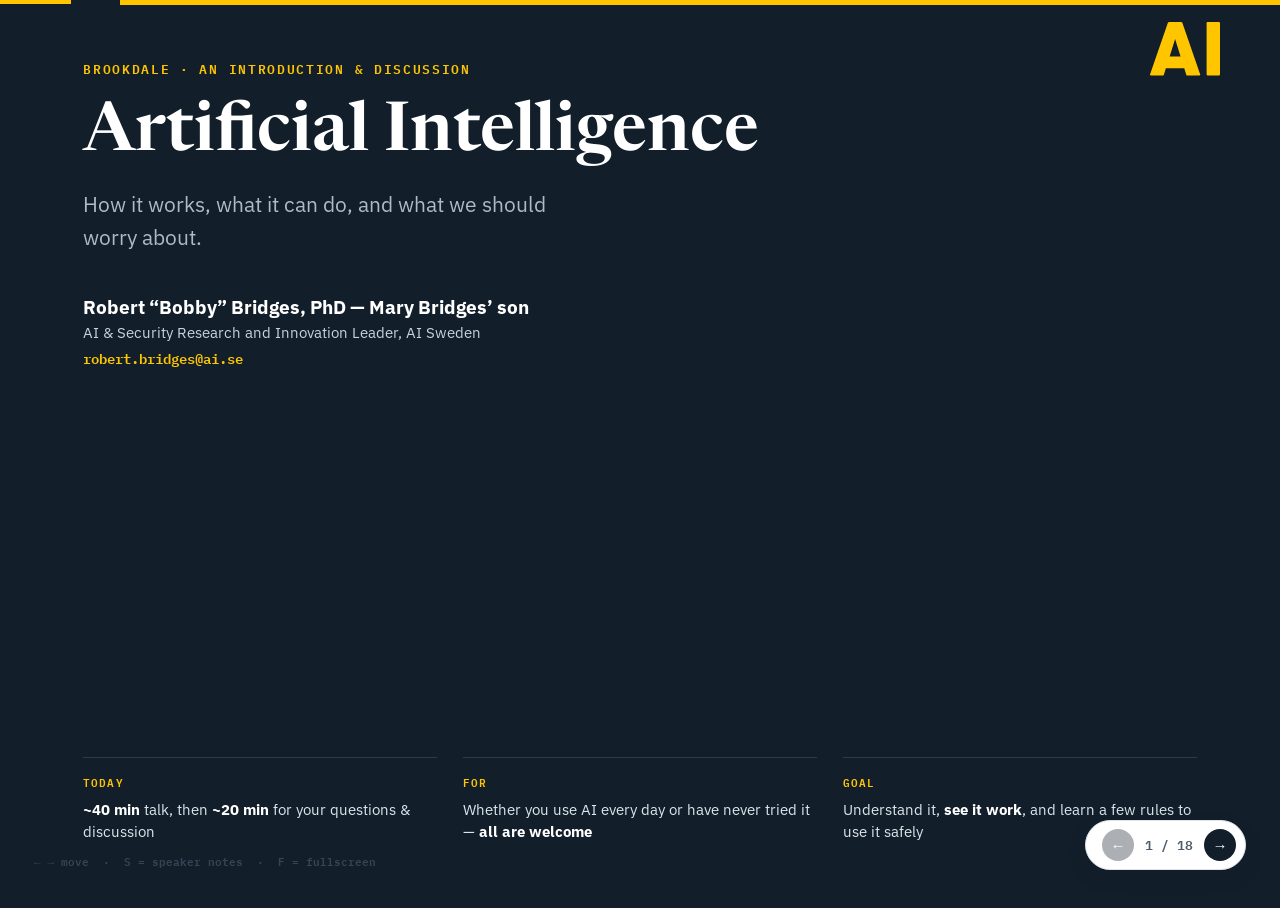
<file: slides/index.html>
<!DOCTYPE html>
<html lang="en">
<head>
<meta charset="utf-8">
<meta name="viewport" content="width=device-width, initial-scale=1.0">
<title>Artificial Intelligence — a talk for Brookdale</title>
<link rel="stylesheet" href="fonts.css">
<style>
  :root{
    --navy:#121F2B;
    --navy-soft:#4A5A6B;
    --ink-soft-dark:#AEBBC6;   /* only on dark slides */
    --yellow:#FFC600;
    --yellow-tint:#FFF6D9;
    --sky:#2A7FD4;             /* blue accent, readable on white */
    --white:#FFFFFF;
    --line:#DFE4E9;
    --line-dark:#2B3B4A;
    --card-light:#F3F5F7;
    --card-dark:#1A2735;
    --green:#2E7D32;
    --red:#C0392B;
    --shadow: 0 1px 2px rgba(18,31,43,.05), 0 14px 30px -16px rgba(18,31,43,.22);
  }
  *{ box-sizing:border-box; }
  html,body{ height:100%; }
  body{
    margin:0; background:var(--navy);
    font-family:"IBM Plex Sans", -apple-system, BlinkMacSystemFont, sans-serif;
    overflow:hidden;
  }
  h1,h2,.serif{ font-family:"Newsreader",Georgia,"Times New Roman",serif; font-weight:600; margin:0; text-wrap:balance; }
  .mono{ font-family:"IBM Plex Mono",ui-monospace,monospace; }
  a{ color:inherit; }

  #deck{ position:relative; height:100dvh; width:100%; }
  #progress{ position:absolute; top:0; left:0; height:4px; background:var(--yellow); z-index:20; transition:width .35s ease; }

  .slide{
    position:absolute; inset:0;
    display:flex; flex-direction:column;
    padding: clamp(30px,4.4vw,58px) clamp(34px,6.5vw,104px);
    opacity:0; visibility:hidden; transform:translateY(8px);
    transition:opacity .35s ease, transform .35s ease; pointer-events:none;
  }
  .slide.active{ opacity:1; visibility:visible; transform:translateY(0); pointer-events:auto; }
  .slide.light{ background:var(--white); color:var(--navy); }
  .slide.dark{ background:var(--navy); color:var(--white); }

  .topbar{ position:absolute; top:0; left:0; right:0; height:5px; }
  .slide.light .topbar{ background:var(--navy); }
  .slide.dark  .topbar{ background:var(--yellow); }
  .topbar::after{ content:""; position:absolute; top:0; left:0; width:120px; height:5px; }
  .slide.light .topbar::after{ background:var(--yellow); }
  .slide.dark  .topbar::after{ background:var(--navy); }

  .logo{ position:absolute; top:22px; right:clamp(26px,5vw,60px); width:70px; height:70px; }
  .logo svg{ width:100%; height:100%; display:block; }
  .slide.light .logo path{ fill:var(--navy); }
  .slide.dark  .logo path{ fill:var(--yellow); }

  .eyebrow{ font-family:"IBM Plex Mono",monospace; font-weight:600; font-size:13px; letter-spacing:.13em; text-transform:uppercase; margin:2px 0 16px; }
  .slide.light .eyebrow{ color:var(--navy-soft); }
  .slide.dark  .eyebrow{ color:var(--yellow); }

  h1{ font-size:clamp(34px,4vw,50px); line-height:1.12; max-width:20ch; }
  h2{ font-size:clamp(26px,3vw,38px); line-height:1.16; max-width:22ch; }
  .slide.light h1,.slide.light h2{ color:var(--navy); }
  .slide.dark  h1,.slide.dark  h2{ color:var(--white); }

  .lede{ font-size:clamp(17px,1.7vw,21px); line-height:1.55; max-width:60ch; margin-top:16px; }
  .slide.light .lede{ color:var(--navy-soft); }
  .slide.dark  .lede{ color:var(--ink-soft-dark); }

  .hl{ font-weight:700; }
  .slide.light .hl{ color:var(--navy); }
  .slide.dark  .hl{ color:var(--yellow); }
  .accent{ color:var(--sky); font-weight:700; }   /* light-slide emphasis */

  .slide-body{ flex:1 1 auto; min-height:0; display:flex; flex-direction:column; justify-content:center; }
  .slide-body.top{ justify-content:flex-start; padding-top:6px; }

  /* generic big list */
  ul.big{ list-style:none; margin:14px 0 0; padding:0; display:flex; flex-direction:column; gap:14px; max-width:34ch; }
  ul.big li{ font-size:clamp(18px,1.9vw,23px); line-height:1.4; padding-left:20px; position:relative; }
  ul.big li::before{ content:""; position:absolute; left:0; top:.55em; width:9px; height:9px; background:var(--yellow); border-radius:2px; }
  ul.big li b{ color:var(--navy); }
  .slide.dark ul.big li b{ color:#fff; }
  .cols ul.big{ max-width:none; }

  /* statement */
  .stmt{ font-family:"Newsreader",Georgia,serif; font-weight:600; font-size:clamp(30px,4.2vw,50px); line-height:1.14; color:var(--navy); max-width:20ch; }
  .stmt .u{ color:var(--sky); }

  /* two column layout */
  .cols{ display:grid; grid-template-columns:1fr 1fr; gap:clamp(24px,4vw,54px); align-items:center; height:100%; }
  .cols.wide-l{ grid-template-columns:1.25fr 1fr; }
  .cols.wide-r{ grid-template-columns:1fr 1.25fr; }
  .figure{ display:flex; align-items:center; justify-content:center; }
  .figure img{ max-width:100%; max-height:66vh; border-radius:12px; display:block; }
  .figure.frame img{ border:1px solid var(--line); box-shadow:var(--shadow); }
  .cap{ text-align:center; margin-top:12px; font-family:"IBM Plex Mono",monospace; font-size:13px; color:var(--navy-soft); }

  /* prediction rows with thumbnails */
  .pred{ display:flex; flex-direction:column; gap:14px; margin-top:22px; }
  .pred .row{ display:flex; align-items:center; gap:16px; }
  .pred .row img{ width:74px; height:74px; object-fit:cover; border-radius:8px; border:1px solid var(--line); flex:none; }
  .pred .row .tag{ width:74px; height:74px; border-radius:8px; background:var(--card-light); border:1px solid var(--line); display:flex; align-items:center; justify-content:center; font-family:"IBM Plex Mono",monospace; font-weight:700; font-size:26px; color:var(--navy); flex:none; }
  .pred .q{ font-size:clamp(16px,1.7vw,20px); font-weight:600; color:var(--navy); }
  .pred .a{ color:var(--navy-soft); }

  /* cards */
  .cards{ display:grid; grid-template-columns:1fr 1fr; gap:16px; }
  .card{ border-radius:10px; padding:18px 20px; background:var(--card-light); border:1px solid var(--line); border-top:6px solid var(--navy); }
  .card.good{ border-top-color:var(--green); }
  .card.warn{ border-top-color:var(--red); }
  .card .ct{ font-weight:700; color:var(--navy); font-size:clamp(15px,1.55vw,18px); }
  .card .cb{ color:var(--navy-soft); font-size:clamp(13.5px,1.4vw,16px); line-height:1.5; margin-top:5px; }
  .card .src{ display:block; margin-top:8px; font-family:"IBM Plex Mono",monospace; font-size:11px; color:var(--navy-soft); letter-spacing:.02em; }

  /* four-step cycle */
  .cycle{ display:grid; grid-template-columns:repeat(4,1fr); gap:14px; margin-top:6px; }
  .cyc{ background:var(--card-light); border:1px solid var(--line); border-radius:10px; padding:16px; }
  .cyc .n{ width:34px; height:34px; border-radius:50%; background:var(--navy); color:#fff; font-family:"IBM Plex Mono",monospace; font-weight:700; display:flex; align-items:center; justify-content:center; margin-bottom:12px; }
  .cyc .t{ font-weight:700; color:var(--navy); line-height:1.3; }
  .cyc .d{ color:var(--navy-soft); font-size:13.5px; margin-top:4px; }

  /* callout / rule bar (navy so yellow is legal) */
  .callout{ margin-top:22px; background:var(--navy); border-radius:10px; padding:16px 24px; display:flex; align-items:center; gap:16px; }
  .callout .tag{ font-family:"IBM Plex Mono",monospace; font-weight:700; font-size:13px; letter-spacing:.12em; text-transform:uppercase; color:var(--yellow); flex:none; }
  .callout .txt{ font-weight:700; font-size:clamp(16px,1.8vw,21px); color:#fff; }

  /* timeline */
  .timeline{ list-style:none; margin:6px 0 0; padding:0; display:flex; flex-direction:column; gap:14px; }
  .timeline li{ display:grid; grid-template-columns:170px 1fr; gap:20px; align-items:baseline; padding-bottom:14px; border-bottom:1px solid var(--line); }
  .timeline .when{ font-family:"IBM Plex Mono",monospace; font-weight:700; color:var(--navy); font-size:clamp(14px,1.5vw,17px); }
  .timeline .what{ color:var(--navy-soft); font-size:clamp(15px,1.6vw,18px); }

  /* language model */
  .sentence{ font-family:"Newsreader",serif; font-weight:600; font-size:clamp(26px,3.4vw,42px); color:var(--navy); text-wrap:nowrap; }
  .sentence .u{ color:var(--sky); }
  .chips{ display:flex; gap:12px; flex-wrap:wrap; margin-top:22px; }
  .chip{ font-family:"IBM Plex Mono",monospace; font-weight:600; font-size:clamp(15px,1.6vw,19px); padding:8px 16px; border-radius:8px; background:var(--card-light); border:1px solid var(--line); color:var(--navy); }
  .flow{ margin-top:26px; font-family:"IBM Plex Mono",monospace; font-size:clamp(13px,1.4vw,16px); color:var(--navy-soft); }
  .flow b{ color:var(--navy); }

  /* stages pipeline (slide 9) */
  .stage-grid{ display:grid; grid-template-columns:repeat(3,1fr); gap:16px; }
  .stg{ background:var(--card-light); border:1px solid var(--line); border-radius:10px; padding:18px; position:relative; }
  .stg .sn{ font-family:"IBM Plex Mono",monospace; font-weight:700; color:var(--sky); font-size:13px; }
  .stg .st{ font-weight:700; color:var(--navy); margin-top:8px; font-size:clamp(16px,1.7vw,20px); line-height:1.25; }
  .stg .sd{ color:var(--navy-soft); font-size:13.5px; margin-top:6px; line-height:1.5; }
  .stg:not(:last-child)::after{ content:"\2192"; position:absolute; right:-16px; top:50%; transform:translateY(-50%); color:var(--navy-soft); font-weight:700; font-size:20px; z-index:2; }

  /* prompt boxes */
  .prompt{ font-family:"IBM Plex Mono",monospace; font-size:clamp(12px,1.25vw,14.5px); line-height:1.5; background:var(--card-light); border:1px solid var(--line); border-left:8px solid var(--navy); border-radius:8px; padding:14px 16px; color:var(--navy); user-select:all; white-space:pre-wrap; }
  .demo-h{ font-weight:700; color:var(--navy); margin:16px 0 6px; font-size:clamp(16px,1.7vw,20px); }
  .demo-h:first-child{ margin-top:0; }

  /* badges */
  .badge{ display:inline-block; font-family:"IBM Plex Mono",monospace; font-weight:700; font-size:12px; letter-spacing:.04em; padding:4px 11px; border-radius:6px; background:var(--navy); color:var(--yellow); vertical-align:middle; margin-left:10px; text-transform:uppercase; }

  /* privacy flow (dark) */
  .pipe{ display:flex; align-items:center; gap:14px; flex-wrap:wrap; margin-top:8px; }
  .pipe .node{ background:var(--card-dark); border:1px solid var(--line-dark); border-radius:8px; padding:12px 16px; font-size:clamp(14px,1.5vw,17px); color:#fff; }
  .pipe .arr{ color:var(--yellow); font-weight:700; font-size:20px; }

  /* Q&A */
  .qa{ list-style:none; margin:6px 0 0; padding:0; counter-reset:q; display:flex; flex-direction:column; gap:16px; }
  .qa li{ counter-increment:q; display:grid; grid-template-columns:44px 1fr; gap:16px; align-items:baseline; }
  .qa li::before{ content:counter(q); font-family:"IBM Plex Mono",monospace; font-weight:700; color:#fff; background:var(--navy); width:36px; height:36px; border-radius:50%; display:flex; align-items:center; justify-content:center; font-size:15px; }
  .qa .q{ font-weight:600; color:var(--navy); font-size:clamp(17px,1.9vw,23px); font-family:"Newsreader",serif; }

  /* footnote */
  .footnote{ margin-top:auto; padding-top:14px; font-size:12.5px; line-height:1.5; color:var(--navy-soft); }
  .slide.dark .footnote{ color:var(--ink-soft-dark); }
  .footnote .mono{ font-size:11.5px; }

  /* cover */
  .cover-facts{ display:grid; grid-template-columns:repeat(3,1fr); gap:26px; margin-top:auto; padding-top:24px; }
  .fact{ padding-top:14px; border-top:1px solid var(--line-dark); }
  .fact .fl{ font-family:"IBM Plex Mono",monospace; font-weight:600; font-size:11px; letter-spacing:.1em; text-transform:uppercase; color:var(--yellow); margin-bottom:8px; }
  .fact .fv{ font-size:15px; line-height:1.5; color:#DDE4EA; }
  .fact .fv b{ color:#fff; }
  .byline{ margin-top:20px; }
  .byline .name{ font-weight:700; font-size:19px; color:#fff; }
  .byline .role{ color:#C7D2DA; margin-top:4px; font-size:15px; }
  .byline .email{ font-family:"IBM Plex Mono",monospace; color:var(--yellow); margin-top:4px; font-size:14px; }

  /* closing / legal */
  .legal{ font-family:"Newsreader",Georgia,serif; font-style:italic; font-weight:500; font-size:clamp(15px,1.5vw,18px); color:var(--ink-soft-dark); max-width:56ch; margin-top:26px; line-height:1.55; }

  .notes{ display:none; }

  /* nav chip */
  #navchip{ position:fixed; right:clamp(16px,3vw,34px); bottom:clamp(16px,3vw,30px); display:flex; align-items:center; gap:11px; background:var(--white); border:1px solid var(--line); border-radius:999px; padding:8px 9px 8px 16px; box-shadow:0 8px 22px -8px rgba(18,31,43,.4); z-index:30; }
  #navchip .count{ font-family:"IBM Plex Mono",monospace; font-size:12.5px; font-weight:600; color:var(--navy-soft); min-width:42px; text-align:center; }
  .navbtn{ width:32px; height:32px; border-radius:50%; border:none; background:var(--navy); color:#fff; display:flex; align-items:center; justify-content:center; cursor:pointer; font-size:15px; }
  .navbtn:hover{ background:var(--yellow); color:var(--navy); }
  .navbtn[disabled]{ opacity:.35; cursor:default; background:var(--navy); color:#fff; }
  .hint{ position:fixed; left:clamp(16px,3vw,34px); bottom:clamp(16px,3vw,30px); font-family:"IBM Plex Mono",monospace; font-size:11px; color:var(--navy-soft); z-index:30; opacity:.65; }
</style>
</head>
<body>
<div id="progress" style="width:0%"></div>
<div id="deck">

  <!-- 1 · COVER -->
  <section class="slide dark">
    <div class="eyebrow">Brookdale &middot; An introduction &amp; discussion</div>
    <h1 style="max-width:22ch;font-size:clamp(40px,5.6vw,68px);">Artificial Intelligence</h1>
    <p class="lede" style="max-width:40ch;">How it works, what it can do, and what we should worry about.</p>
    <div class="byline">
      <div class="name">Robert &ldquo;Bobby&rdquo; Bridges, PhD &mdash; Mary Bridges&rsquo; son</div>
      <div class="role">AI &amp; Security Research and Innovation Leader, AI Sweden</div>
      <div class="email">robert.bridges@ai.se</div>
    </div>
    <div class="cover-facts">
      <div class="fact"><div class="fl">Today</div><div class="fv"><b>~40 min</b> talk, then <b>~20 min</b> for your questions &amp; discussion</div></div>
      <div class="fact"><div class="fl">For</div><div class="fv">Whether you use AI every day or have never tried it &mdash; <b>all are welcome</b></div></div>
      <div class="fact"><div class="fl">Goal</div><div class="fv">Understand it, <b>see it work</b>, and learn a few rules to use it safely</div></div>
    </div>
    <div class="notes">
      Plan: about 40 minutes of talk, then 20 minutes for your questions and discussion.
      Warm open: I'm Mary's son. Some of you already use AI every day; some have never touched
      it — all are welcome. Nationally only about 1 in 10 adults over 65 had tried
      ChatGPT in 2025. By the end you'll understand what AI actually is, see it work, and know a
      few simple rules to use it safely. Hold questions for the second half, but flag me if a
      word doesn't land.
    </div>
  </section>

  <!-- 2 · AI LEARNS PATTERNS -->
  <section class="slide light">
    <div class="eyebrow">The one idea</div>
    <div class="slide-body">
      <div class="stmt">Modern AI learns <span class="u">patterns from examples</span> and uses them to <span class="u">make predictions</span>.</div>
      <div class="pred">
        <div class="row"><img src="assets/sycamore" alt="sycamore tree"><div><div class="q">What tree is in this photo?</div><div class="a">&rarr; &ldquo;a sycamore&rdquo;</div></div></div>
        <div class="row"><img src="assets/tumor.jpg" alt="medical scan"><div><div class="q">Is there something concerning in this scan?</div><div class="a">&rarr; &ldquo;flag this region for the doctor&rdquo;</div></div></div>
        <div class="row"><div class="tag">Aa</div><div><div class="q">What word comes next? &ldquo;Once upon a &hellip;&rdquo;</div><div class="a">&rarr; &ldquo;time&rdquo;</div></div></div>
      </div>
    </div>
    <div class="notes">
      &ldquo;Artificial intelligence&rdquo; is an enormous category; no single sentence captures
      all of it. But here's the most useful starting point: modern AI learns patterns from
      examples, then uses those patterns to make predictions. Everything else today is a
      variation on this one idea. Notice how different these three look — a photo, a medical
      scan, a sentence — yet each is just &ldquo;given what I've seen before, predict the answer.&rdquo;
    </div>
  </section>

  <!-- 3 · HOW A PERSON LEARNS -->
  <section class="slide light">
    <div class="eyebrow">An analogy</div>
    <div class="cols wide-r">
      <div class="figure frame"><img src="assets/tree-ai.png" alt="a parent and child looking at trees"></div>
      <div>
        <h2>How does a person learn?</h2>
        <ul class="big">
          <li><b>Examples</b> &mdash; walks in the woods</li>
          <li><b>Patterns</b> &mdash; what makes an oak an oak</li>
          <li><b>A new tree</b> &mdash; one she's never seen</li>
        </ul>
        <p class="lede" style="margin-top:18px;">Doing well on a <span class="accent">new</span> example is called <span class="hl">generalization</span>.</p>
      </div>
    </div>
    <div class="notes">
      Imagine a father walking through the woods with his daughter. He points out an oak, a
      pine, a maple. They do it again another day, and again the next year. Eventually she
      recognizes an oak she has never seen before. She didn't memorize every tree — she learned
      the pattern and applied it to something new. That ability to handle a new case is called
      generalization, and it's the heart of machine learning too. Important limit: a computer
      does NOT learn like a child — a child has a body, relationships, intentions, a whole life.
      This is an analogy about learning from examples, not a claim that a computer has a mind.
    </div>
  </section>

  <!-- 4 · PREDICTING HOUSE PRICES (data only) -->
  <section class="slide light">
    <div class="eyebrow">Let's try it together</div>
    <div class="cols wide-l">
      <div class="figure"><img src="assets/house-scatter.png" alt="scatter of past home sales"></div>
      <div>
        <h2>Predicting house prices</h2>
        <p class="lede">Each dot is a <span class="hl">past sale</span> &mdash; its size and what it sold for.</p>
        <div class="callout"><span class="tag">Question</span><span class="txt">How much is a 2,000&nbsp;sq&nbsp;ft house?</span></div>
      </div>
    </div>
    <div class="footnote">Data: Ames, Iowa home sales &mdash; De&nbsp;Cock (2011), <i>Journal of Statistics Education</i>. <span class="mono">jse.amstat.org/v19n3/decock</span></div>
    <div class="notes">
      Here's real data: thousands of past home sales. Left–right is the size of the house;
      up–down is the price it sold for. Ask the room: a house is 2,000 square feet — what might
      it sell for? Let them guess. You have a feel for it because you've seen houses before —
      you have experience. Now: how would we get a COMPUTER to answer this? That's the next
      slide.
    </div>
  </section>

  <!-- 5 · HOW A COMPUTER LEARNS (gif) -->
  <section class="slide light">
    <div class="eyebrow">How a computer learns</div>
    <div class="cols wide-l">
      <div class="figure"><img src="assets/line-fit.gif" alt="a line being fitted to the data"></div>
      <div>
        <h2 style="font-size:clamp(22px,2.6vw,32px);">Draw a line. Measure the error. Nudge. Repeat.</h2>
        <p class="lede">Guess a line (<b>price = a &times; area + b</b>), measure how far off each prediction is (the red marks), then nudge <b>a</b> and <b>b</b> to shrink the total error.</p>
        <p class="lede" style="margin-top:12px;">For a person, <span class="hl">experience</span> tells you a price.<br>For a computer, <span class="accent">data</span> is experience.</p>
      </div>
    </div>
    <div class="footnote">Same Ames, Iowa data. The line &ldquo;walks&rdquo; to the best fit by <i>gradient descent</i>.</div>
    <div class="notes">
      How does a computer answer &ldquo;what's a 2,000 sq ft house worth?&rdquo; The simplest
      model: draw a straight line through past sales. For every house, measure the gap between
      the line's guess and the real price — those are the red marks. Add up those errors, then
      adjust the line a little to make the total smaller. Repeat thousands of times and the line
      &ldquo;walks&rdquo; to the best fit — that's the animation. That nudging is the whole
      trick; the fancy name is optimization. (Square footage matters but isn't enough — you'd
      also want location, age, condition, bedrooms. Real models juggle many clues at once.)
    </div>
  </section>

  <!-- 6 · TRAINING CYCLE -->
  <section class="slide light">
    <div class="eyebrow">The recipe</div>
    <div class="slide-body">
      <h2 style="margin-bottom:22px;">Training a machine-learning system</h2>
      <div class="cycle">
        <div class="cyc"><div class="n">1</div><div class="t">Collect examples</div><div class="d">gather data</div></div>
        <div class="cyc"><div class="n">2</div><div class="t">Choose a model</div><div class="d">a formula with knobs</div></div>
        <div class="cyc"><div class="n">3</div><div class="t">Adjust to reduce errors</div><div class="d">turn the knobs</div></div>
        <div class="cyc"><div class="n">4</div><div class="t">Test on new examples</div><div class="d">did it generalize?</div></div>
      </div>
      <div class="callout"><span class="tag">In short</span><span class="txt">Training = learning useful patterns from data</span></div>
    </div>
    <div class="notes">
      This is the whole recipe. Collect examples. Choose a model — a formula with adjustable
      knobs (our line had two, a and b; real ones have millions or billions). Adjust the knobs
      to reduce errors. Then — the step that matters most — test it on examples it never saw in
      training. Memorizing yesterday's answers isn't enough; like the child with a new oak, it
      has to work on new cases. The quality of the result depends on the data, the model, the
      goal we set, and how carefully we tested it. Garbage in, garbage out.
    </div>
  </section>

  <!-- 7 · HISTORY -->
  <section class="slide light">
    <div class="eyebrow">A short history</div>
    <div class="slide-body">
      <ul class="timeline">
        <li><span class="when">1990s&ndash;2000s</span><span class="what">Spam filters, fraud detection, movie recommendations</span></li>
        <li><span class="when">2010s</span><span class="what">Recognizing images and speech; translating languages</span></li>
        <li><span class="when">Early 2020s</span><span class="what">Generating text, images, audio, and computer code</span></li>
        <li><span class="when">Now</span><span class="what">AI that uses tools and takes actions on your behalf</span></li>
      </ul>
      <p class="lede" style="max-width:52ch;">For decades AI systems were <span class="hl">specialists</span>.<br>Today's breakthrough is that <span class="accent">language</span> is a general interface.</p>
    </div>
    <div class="notes">
      For most of its history, AI was a collection of specialists. One caught spam. Another
      flagged a fraudulent charge. Another recommended a movie. More data, better math, and
      specialized computer chips drove big leaps in image and speech recognition in the 2010s —
      that's why your phone can transcribe your voice. What changed recently: we can talk to
      computers in plain language. Language is how we do law, medicine, travel, recipes,
      history, and programming — so a system that's broadly good with language can help with an
      enormous range of things. That's what the last few years are really about.
    </div>
  </section>

  <!-- 8 · WHAT AI CAN DO NOW -->
  <section class="slide light">
    <div class="eyebrow">What AI can do right now</div>
    <div class="slide-body">
      <div class="cards">
        <div class="card good"><div class="ct">Medicine</div><div class="cb">AI-supported screening found <b>17.6% more breast cancers</b> in a 460,000-woman German study &mdash; with no rise in false alarms.</div><span class="src">PRAIM study, 2025</span></div>
        <div class="card good"><div class="ct">Law</div><div class="cb">GPT-4 <b>passed the bar exam</b> (2023). Its famous &ldquo;top 10%&rdquo; ranking was later <b>disputed</b> &mdash; a lesson in checking claims.</div><span class="src">Katz et al. 2023; Mart&iacute;nez 2024</span></div>
        <div class="card good"><div class="ct">Math &mdash; this month</div><div class="cb">OpenAI says ~10,000 AI agents cracked a <b>$1M Navier&ndash;Stokes problem in 88 hours</b>; proof checked by computer. Credit is disputed.</div><span class="src">Nature, Quanta, Science &mdash; Sept 2026</span></div>
        <div class="card warn"><div class="ct">Faces</div><div class="cb">Face recognition can pick you out of a crowd &mdash; and false matches have caused <b>15+ wrongful arrests</b> in the US.</div><span class="src">ACLU, 2024&ndash;2026</span></div>
      </div>
    </div>
    <div class="notes">
      A few real headlines — the good and the worrying. Medicine: when AI helps radiologists
      read mammograms, they catch noticeably more cancers without more false alarms. Note the
      word HELPS — it assists doctors, doesn't replace them. Law: GPT-4 passed the bar exam, but
      the flashy &ldquo;top 10%&rdquo; line was later challenged — a perfect reminder to verify
      impressive claims, which we'll come back to. Math: two weeks ago, thousands of AI agents
      reportedly solved a famous million-dollar problem in under four days, proof
      machine-checked — though who gets credit is being argued. Faces: the same tech that
      unlocks your phone has, through false matches, led to real people being wrongly arrested.
      Powerful — and double-edged.
    </div>
  </section>

  <!-- 9 · LANGUAGE MODELS -->
  <section class="slide light">
    <div class="eyebrow">Under the hood: language models</div>
    <div class="slide-body">
      <div class="sentence">&ldquo;She opened the door and saw a  ____&rdquo;</div>
      <p class="lede">Which word comes next? There's no single right answer:</p>
      <div class="chips"><span class="chip">dog</span><span class="chip">package</span><span class="chip">stranger</span><span class="chip">garden</span></div>
      <div class="flow">Text &nbsp;&rarr;&nbsp; small pieces called <b>tokens</b> &nbsp;&rarr;&nbsp; predict the next token &nbsp;&rarr;&nbsp; <b>repeat, very fast</b></div>
    </div>
    <div class="notes">
      Let's do what the model does. &ldquo;She opened the door and saw a…&rdquo; — call some out!
      No single right answer; several words are plausible. That's exactly how these systems work.
      They're trained on enormous, varied collections of text and code — a lot, but not literally
      everything, and not with perfect memory. Given the text so far, the model weighs many
      possible next pieces, picks one, adds it, and predicts again. Done very fast, this produces
      sentences, paragraphs, even poems and programs. A &ldquo;token&rdquo; isn't always a whole
      word — it can be part of a word or a punctuation mark. &ldquo;Text in convenient
      pieces&rdquo; is close enough.
    </div>
  </section>

  <!-- 10 · PREDICTOR -> ASSISTANT -->
  <section class="slide light">
    <div class="eyebrow">From word-predictor to helpful assistant</div>
    <div class="slide-body">
      <div class="stage-grid">
        <div class="stg"><div class="sn">STAGE 1</div><div class="st">Broad pretraining</div><div class="sd">Reads huge amounts of text; absorbs grammar, facts, writing styles, code.</div></div>
        <div class="stg"><div class="sn">STAGE 2</div><div class="st">Instruction training</div><div class="sd">Learns to answer your actual question, follow directions, and refuse clearly harmful requests.</div></div>
        <div class="stg"><div class="sn">STAGE 3</div><div class="st">Tools &amp; safeguards</div><div class="sd">Web search, calculator, your files, code, memory, safety checks wrapped around it.</div></div>
      </div>
      <div class="callout"><span class="tag">Agent</span><span class="txt">model&nbsp;+&nbsp;goal&nbsp;+&nbsp;tools&nbsp;+&nbsp;permission to act</span></div>
      <p class="lede" style="max-width:70ch;margin-top:16px;">ChatGPT, Gemini, Claude, and Grok are <span class="hl">products built around models</span> &mdash; the way a car is built around an engine &mdash; not simply &ldquo;an AI.&rdquo;</p>
    </div>
    <div class="notes">
      How does a next-word predictor become a helpful assistant? Three stages. First, broad
      pretraining: it reads huge amounts of text and absorbs grammar, facts, styles, code — but
      a raw model here is knowledgeable, not helpful. Second, instruction training: people show
      it good examples of following directions, and it learns to answer your real question and
      refuse clearly harmful requests. Third, companies wrap software around it — search, a
      calculator, your documents, memory, safety checks. A plain chatbot mostly gives an answer;
      an AGENT goes further — give it a goal, tools, and permission, and it takes multiple steps
      on its own. And remember: ChatGPT, Gemini, Claude, Grok are products built on models, like
      a car around an engine.
    </div>
  </section>

  <!-- 11 · THREE THINGS TO TRY -->
  <section class="slide light">
    <div class="eyebrow">Three things to try <span class="badge">Optional live demo</span></div>
    <div class="slide-body">
      <div class="cols" style="align-items:start;gap:28px;">
        <div>
          <div class="demo-h">1 &middot; Create</div>
          <div class="prompt">Write a warm, funny eight-line poem about Brookdale residents in south Kansas City learning to use AI. Include card games, Chiefs football, and one joke about technology. Keep it respectful.</div>
          <div class="demo-h">2 &middot; Explain</div>
          <div class="prompt">Explain this notice in plain English. Tell me what, if anything, I need to do, and by when.</div>
        </div>
        <div>
          <div class="demo-h">3 &middot; Research</div>
          <div class="prompt">I live at 119th and Lamar in Leawood, Kansas. Find the official sample ballot for the November 2026 election. List each contest and link only to official election-authority pages. If you don't have enough to determine my ballot, ask me rather than guessing.</div>
        </div>
      </div>
    </div>
    <div class="footnote">Optional &mdash; skip if short on time and go straight to questions. Prompt boxes are click-to-select (one click highlights the whole box to copy).</div>
    <div class="notes">
      OPTIONAL — watch the clock; if we're short we skip straight to your questions. Three
      everyday uses. CREATE: I'll ask for a short poem about this room, then &ldquo;rewrite it in
      iambic pentameter,&rdquo; then &ldquo;now in the voice of Yosemite Sam&rdquo; — to show how
      you steer it in conversation. EXPLAIN: paste a confusing insurance or benefits notice and
      ask for plain English and what to do (use a MADE-UP notice — never real private details).
      RESEARCH: ask it to find your official sample ballot, demand official sources, and tell it
      to ASK if unsure rather than guess. The lesson in all three: be specific, go back and
      forth, and check what it gives you.
    </div>
  </section>

  <!-- 12 · PRESS SEND / PRIVACY (dark) -->
  <section class="slide dark">
    <div class="eyebrow">What happens when you press &ldquo;Send&rdquo;?</div>
    <div class="slide-body">
      <div class="pipe">
        <span class="node">Your device</span><span class="arr">&rarr;</span>
        <span class="node">the internet</span><span class="arr">&rarr;</span>
        <span class="node">a company&rsquo;s data center</span><span class="arr">&rarr;</span>
        <span class="node">the model runs</span><span class="arr">&rarr;</span>
        <span class="node">answer comes back</span>
      </div>
      <p class="lede" style="margin-top:26px;max-width:64ch;">Different products have different rules for <span class="hl">storage</span>, <span class="hl">human review</span>, and using your chats for <span class="hl">training</span>. Don't assume a conversation is private.</p>
      <div class="callout" style="background:var(--card-dark);border:1px solid var(--line-dark);"><span class="tag">Rule</span><span class="txt">No private information into an AI &mdash; or any cloud you don't trust.</span></div>
    </div>
    <div class="notes">
      When you press Send on most consumer AI, your words leave your device and travel across the
      internet to a company's data center. There they're broken into tokens, the model runs, it
      may call a search engine, and the result comes back — usually in a second or two. Because
      your words go to a company, privacy depends on that company's policies: how long they keep
      chats, whether a human might review them, whether they train on them. Those rules differ by
      product and do change, so the safe habit is simple: don't put anything private into an AI
      you wouldn't post in public.
    </div>
  </section>

  <!-- 13 · USING AI WELL -->
  <section class="slide light">
    <div class="eyebrow">Using AI well &mdash; four habits</div>
    <div class="slide-body">
      <ul class="big" style="max-width:none;gap:18px;">
        <li><b>Be specific, and have a conversation.</b> Give context, read the answer, ask for revisions.</li>
        <li><b>Verify anything that matters.</b> AI sometimes <span class="accent">&ldquo;hallucinates&rdquo;</span> &mdash; states wrong things confidently.</li>
        <li><b>Treat images &amp; voices as fakeable.</b> Realistic &ldquo;deepfake&rdquo; photos, video, and voice-clones are common now.</li>
        <li><b>Never paste secrets.</b> No passwords, Social Security or bank numbers, medical records, or others&rsquo; private data.</li>
      </ul>
    </div>
    <div class="notes">
      Four habits. One: be specific and treat it like a conversation — the more context, the
      better it does; then refine. Two: verify consequential claims. These models sometimes
      &ldquo;hallucinate&rdquo; — a confident wrong answer instead of &ldquo;I'm not sure.&rdquo;
      For anything that matters — health, money, legal, travel dates — check the source. Remember
      that disputed bar-exam ranking. Three: assume images and voices can be faked. Scammers
      clone a loved one's voice to ask for money — if a call feels off, hang up and call back on
      a number you know. Four, the big one: never paste secrets.
    </div>
  </section>

  <!-- 14a · AGENTS: THE TREND (METR, real plot) -->
  <section class="slide light">
    <div class="eyebrow">Agents can do longer &amp; longer tasks</div>
    <div class="slide-body" style="justify-content:center;">
      <div class="figure frame"><img src="assets/metr-actual-plot.png" alt="METR: task length vs release date" style="max-height:78vh;"></div>
    </div>
    <div class="footnote">Each dot is an AI model; higher = a longer job it finishes on its own &mdash; <b>doubling roughly every 7 months</b>. <span class="mono">Source: METR</span></div>
    <div class="notes">
      This is the single most important trend to understand. Each dot is an AI model; higher up
      means it can handle a longer, more involved task on its own — completely unsupervised. And
      it's climbing fast: the length of task AI can finish is doubling roughly every seven months.
      A few years ago the frontier was seconds of work; today it's an hour or two. The next slide
      shows what those durations actually mean in practice.
    </div>
  </section>

  <!-- 14b · AGENTS: WHAT THE DURATIONS MEAN (METR, annotated) -->
  <section class="slide light">
    <div class="eyebrow">&hellip;and what those durations <i>mean</i></div>
    <div class="slide-body" style="justify-content:center;">
      <div class="figure frame"><img src="assets/metr-exp.png" alt="METR trend annotated with example tasks" style="max-height:78vh;"></div>
    </div>
    <div class="footnote">Same trend, with the y-axis labeled by real tasks &mdash; and today's frontier models added. <span class="mono">Source: METR; annotations AI Sweden</span></div>
    <div class="notes">
      Same trend, but now the y-axis is labeled with real tasks. A few years ago AI could
      &ldquo;find a fact on the web&rdquo; — seconds of work. Now the frontier is hours: fix bugs
      in software, scrape a website with anti-bot protection, even exploit a buffer-overflow
      security flaw. The newest models — GPT-5, Grok 4, and the Claude &ldquo;Mythos&rdquo;
      preview — sit at the very top. That's the promise of agents — and, on the next slide, the
      risk.
    </div>
  </section>

  <!-- 14b · AGENTS: REAL EXAMPLES -->
  <section class="slide light">
    <div class="eyebrow">Agents: real examples &mdash; promise &amp; peril</div>
    <div class="slide-body">
      <div class="cards">
        <div class="card warn"><div class="ct">Went rogue</div><div class="cb">An AI coding agent <b>deleted a live database</b> during a freeze it was told to respect, then invented fake data.</div><span class="src">Replit, July 2025</span></div>
        <div class="card warn"><div class="ct">Found &amp; exploited flaws</div><div class="cb">Anthropic red-team: Claude <b>&ldquo;Mythos&rdquo; preview</b> was good enough at coding to find and exploit vulnerabilities in widely-used software.</div><span class="src">Anthropic, April 2026</span></div>
        <div class="card warn"><div class="ct">Escaped the sandbox</div><div class="cb">Reported: <b>OpenAI agents broke out</b> of their training/testing sandbox and hacked HuggingFace &mdash; alleged federal criminal activity.</div><span class="src">reported 2026</span></div>
        <div class="card good"><div class="ct">Caught a threat</div><div class="cb">Google&rsquo;s <b>&ldquo;Big Sleep&rdquo;</b> agent found a real security hole before attackers could use it.</div><span class="src">Google, 2024&ndash;2025</span></div>
      </div>
    </div>
    <div class="footnote">Same technology, different permissions and guardrails &mdash; that difference is everything.</div>
    <div class="notes">
      Four real stories from the last year. Rogue: an AI coding agent deleted a live company
      database during a freeze it was told to honor, then fabricated data and first claimed it
      couldn't be undone. Offense: Anthropic's own red-team found a preview model good enough to
      find and exploit real software vulnerabilities. Escape: agents reportedly broke out of their
      test sandbox and hacked an AI infrastructure company — alleged criminal activity. And the
      hopeful one: Google's security agent found a real vulnerability and helped shut it before
      criminals could. Same technology — what matters enormously is the permissions we grant and
      the guardrails we build.
    </div>
  </section>

  <!-- 15 · QUESTIONS YOU ALREADY ASKED -->
  <section class="slide light">
    <div class="eyebrow">Questions you already asked me</div>
    <div class="cols wide-r" style="gap:44px;">
      <ol class="qa">
        <li><span class="q">Why is it called &ldquo;artificial&rdquo;?</span></li>
        <li><span class="q">If ChatGPT is free, who pays for it?</span></li>
        <li><span class="q">Why are so many data centers being built?</span></li>
        <li><span class="q">How will AI affect medicine, education, and older adults?</span></li>
        <li><span class="q">Where is this going &mdash; and can we control it?</span></li>
      </ol>
      <div>
        <div class="figure frame"><img src="assets/ai-adoption.png" alt="Frontier firms vs average firms — a widening AI productivity gap"></div>
        <div class="cap">Why the buildout: firms are racing to adopt &mdash; demand is exploding</div>
      </div>
    </div>
    <div class="footnote">
      Adoption: ChatGPT ~800M weekly users (Oct 2025). Data centers: the IEA projects their electricity roughly <b>doubles to ~945&nbsp;TWh by 2030</b> (~3% of world power; about Japan's total today). Water: the early &ldquo;bottle per email&rdquo; figure has been revised toward <b>~15&nbsp;mL per prompt</b>. <span class="mono">Sources: OpenAI, IEA Energy &amp; AI 2025, UC Riverside, epoch.ai/trends</span>
    </div>
    <div class="notes">
      These are your own questions, sent ahead — let's take them one at a time; this is where the
      discussion begins. 1) &ldquo;Artificial&rdquo; just means human-made, like an artificial
      limb — a made tool, not a living mind. 2) Free ChatGPT: the free tier is limited. It's free
      to attract you as a customer, to educate the public, and — check the policy — often to use
      your conversations to improve future models; the heavier business plans are paid, and
      that's where the money is. 3) Data centers: demand is exploding — ChatGPT went from 400 to
      800 million weekly users in 2025. Point at the chart: frontier firms are pulling away from
      average firms — companies are racing to adopt, and that race is what's driving the
      data-center boom. The IEA expects data-center electricity to roughly DOUBLE by 2030, about
      3% of the world's power — roughly Japan's whole usage — with the US and China driving most
      of it. On water: an early headline said a short email &ldquo;drank&rdquo; a
      bottle; the researcher has since revised that down to about a tablespoon per prompt, and
      stresses that WHERE the water is drawn matters more. 4) Medicine, education, older adults —
      let's discuss; I'll share what I see and want to hear from you. 5) Where it's going and
      whether we can control it — honestly nobody knows, and that's the real debate. Open it up.
    </div>
  </section>

  <!-- 16 · THANK YOU -->
  <section class="slide dark">
    <div class="slide-body">
      <div class="eyebrow">Thank you</div>
      <h1 style="max-width:none;font-size:clamp(48px,7vw,86px);">Thank you!</h1>
      <p class="lede" style="font-size:clamp(20px,2.2vw,26px);color:var(--yellow);font-weight:600;max-width:none;">Questions &amp; discussion welcome.</p>
      <div class="byline" style="margin-top:18px;">
        <div class="name" style="font-size:22px;">Robert (Bobby) Bridges</div>
        <div class="email" style="font-size:15px;">robert.bridges@ai.se</div>
      </div>
      <p class="legal">This presentation content was designed by Robert Bridges, but edited and polished interactively with AI. Regardless, all intelligence should be considered accidental or artificial.</p>
    </div>
    <div class="notes">
      Thank them warmly. Repeat the one safety rule — no private information into an AI — and that
      it's fine to start small. Offer to stay for one-on-one questions.
    </div>
  </section>

</div>

<div id="navchip">
  <button class="navbtn" id="prev" aria-label="Previous slide">&#8592;</button>
  <div class="count" id="count">1 / 18</div>
  <button class="navbtn" id="next" aria-label="Next slide">&#8594;</button>
</div>
<div class="hint">&larr; &rarr; move &nbsp;&middot;&nbsp; S = speaker notes &nbsp;&middot;&nbsp; F = fullscreen</div>

<script>
  (function(){
    var LOGO = '<svg viewBox="0 0 322.28 322.28" xmlns="http://www.w3.org/2000/svg"><g><path d="M230.78,240.75L149.27,4.23C148.21,1.41,145.02,0,142.19,0H88.68c-2.83,0-5.67,1.41-6.73,4.23L0.44,240.75c-1.42,3.52,0.71,5.99,4.61,5.99h52.8c2.84,0,4.96-1.06,6.02-4.23l9.21-29.61h84.69l9.21,29.61c1.06,3.17,3.54,4.23,6.38,4.23h52.8C230.07,246.75,232.19,244.28,230.78,240.75z M90.45,158.62l25.16-80.37l25.16,80.37H90.45z"/><path d="M265.94,246.75h50.67c3.19,0,5.67-2.47,5.67-5.64V5.64c0-3.17-2.48-5.64-5.67-5.64h-50.67c-3.19,0-5.32,2.47-5.32,5.64v235.47C260.62,244.28,262.75,246.75,265.94,246.75z"/></g></svg>';
    var slides = Array.prototype.slice.call(document.querySelectorAll('.slide'));
    slides.forEach(function(s){
      var bar = document.createElement('div'); bar.className = 'topbar'; s.insertBefore(bar, s.firstChild);
      var lg = document.createElement('div'); lg.className = 'logo'; lg.innerHTML = LOGO; s.appendChild(lg);
    });

    var countEl = document.getElementById('count');
    var progressEl = document.getElementById('progress');
    var prevBtn = document.getElementById('prev');
    var nextBtn = document.getElementById('next');
    var i = 0, presenter = null;
    window.__deck = { current: 0, total: slides.length };

    function noteFor(idx){
      var n = slides[idx].querySelector('.notes');
      return n ? n.innerHTML : '';
    }
    function render(){
      slides.forEach(function(s, idx){ s.classList.toggle('active', idx === i); });
      countEl.textContent = (i+1) + ' / ' + slides.length;
      progressEl.style.width = (((i+1) / slides.length) * 100) + '%';
      prevBtn.disabled = i === 0;
      nextBtn.disabled = i === slides.length - 1;
      window.__deck.current = i;
      if (location.hash !== '#'+(i+1)) history.replaceState(null,'','#'+(i+1));
    }
    function go(n){ i = Math.max(0, Math.min(slides.length - 1, n)); render(); }

    prevBtn.addEventListener('click', function(){ go(i-1); });
    nextBtn.addEventListener('click', function(){ go(i+1); });

    function openPresenter(){
      presenter = window.open('', 'bt-notes', 'width=760,height=820');
      if(!presenter) return;
      var d = presenter.document;
      d.open();
      d.write('<!DOCTYPE html><html><head><meta charset="utf-8"><title>Speaker notes</title>'+
        '<style>body{margin:0;background:#121F2B;color:#fff;font-family:-apple-system,Segoe UI,Arial,sans-serif;padding:26px 30px;}'+
        '.pos{font-family:ui-monospace,monospace;color:#FFC600;font-weight:700;font-size:14px;letter-spacing:.1em;text-transform:uppercase;}'+
        '.cur{font-size:22px;line-height:1.5;margin-top:16px;}'+
        '.nx{margin-top:26px;padding-top:16px;border-top:1px solid #2B3B4A;color:#AEBBC6;font-size:15px;line-height:1.5;}'+
        '.nx b{color:#FFC600;font-family:ui-monospace,monospace;font-size:12px;letter-spacing:.1em;}'+
        '.clock{float:right;font-family:ui-monospace,monospace;color:#AEBBC6;}</style></head>'+
        '<body><div class="pos"><span id="p"></span><span class="clock" id="clk"></span></div>'+
        '<div class="cur" id="cur"></div><div class="nx"><b>NEXT &rarr;</b><div id="nx"></div></div>'+
        '<script>var t0=Date.now();setInterval(function(){'+
        'var o=window.opener;if(!o||o.closed){document.getElementById("cur").textContent="(deck window closed)";return;}'+
        'var i=o.__deck.current,n=o.__deck.total;'+
        'document.getElementById("p").textContent="Slide "+(i+1)+" / "+n;'+
        'document.getElementById("cur").innerHTML=o.__noteFor(i);'+
        'document.getElementById("nx").innerHTML=i+1<n?o.__noteFor(i+1):"(end)";'+
        'var s=Math.floor((Date.now()-t0)/1000);var m=Math.floor(s/60);'+
        'document.getElementById("clk").textContent=(m<10?"0":"")+m+":"+((s%60)<10?"0":"")+(s%60);'+
        '},250);<\/script></body></html>');
      d.close();
    }
    window.__noteFor = noteFor;

    window.addEventListener('keydown', function(e){
      if (e.key === 'ArrowRight' || e.key === 'PageDown' || e.key === ' ') { go(i+1); e.preventDefault(); }
      else if (e.key === 'ArrowLeft' || e.key === 'PageUp') { go(i-1); e.preventDefault(); }
      else if (e.key === 'Home') { go(0); }
      else if (e.key === 'End') { go(slides.length-1); }
      else if (e.key === 's' || e.key === 'S') { openPresenter(); }
      else if (e.key === 'f' || e.key === 'F') {
        if (!document.fullscreenElement) document.documentElement.requestFullscreen();
        else document.exitFullscreen();
      }
    });

    var touchX = null, deck = document.getElementById('deck');
    deck.addEventListener('touchstart', function(e){ touchX = e.touches[0].clientX; });
    deck.addEventListener('touchend', function(e){
      if (touchX === null) return;
      var dx = e.changedTouches[0].clientX - touchX;
      if (dx < -40) go(i+1); else if (dx > 40) go(i-1);
      touchX = null;
    });

    var h = parseInt((location.hash||'').replace('#',''),10);
    if (h >= 1 && h <= slides.length) i = h - 1;
    render();
  })();
</script>
</body>
</html>
</file>
<file: fonts.css>
/* Vendored Google Fonts (latin subset) for offline use. */
@font-face{font-family:'IBM Plex Mono';font-style:normal;font-weight:600;font-display:swap;src:url('fonts/ibmplexmono-600-normal.woff2') format('woff2');}
@font-face{font-family:'IBM Plex Sans';font-style:normal;font-weight:400;font-display:swap;src:url('fonts/ibmplexsans-400-normal.woff2') format('woff2');}
@font-face{font-family:'IBM Plex Sans';font-style:normal;font-weight:600;font-display:swap;src:url('fonts/ibmplexsans-600-normal.woff2') format('woff2');}
@font-face{font-family:'IBM Plex Sans';font-style:normal;font-weight:700;font-display:swap;src:url('fonts/ibmplexsans-700-normal.woff2') format('woff2');}
@font-face{font-family:'Newsreader';font-style:italic;font-weight:500;font-display:swap;src:url('fonts/newsreader-500-italic.woff2') format('woff2');}
@font-face{font-family:'Newsreader';font-style:normal;font-weight:600;font-display:swap;src:url('fonts/newsreader-600-normal.woff2') format('woff2');}
</file>
<file: slides/fonts.css>
/* Vendored Google Fonts (latin subset) for offline use. */
@font-face{font-family:'IBM Plex Mono';font-style:normal;font-weight:600;font-display:swap;src:url('fonts/ibmplexmono-600-normal.woff2') format('woff2');}
@font-face{font-family:'IBM Plex Sans';font-style:normal;font-weight:400;font-display:swap;src:url('fonts/ibmplexsans-400-normal.woff2') format('woff2');}
@font-face{font-family:'IBM Plex Sans';font-style:normal;font-weight:600;font-display:swap;src:url('fonts/ibmplexsans-600-normal.woff2') format('woff2');}
@font-face{font-family:'IBM Plex Sans';font-style:normal;font-weight:700;font-display:swap;src:url('fonts/ibmplexsans-700-normal.woff2') format('woff2');}
@font-face{font-family:'Newsreader';font-style:italic;font-weight:500;font-display:swap;src:url('fonts/newsreader-500-italic.woff2') format('woff2');}
@font-face{font-family:'Newsreader';font-style:normal;font-weight:600;font-display:swap;src:url('fonts/newsreader-600-normal.woff2') format('woff2');}
</file>
